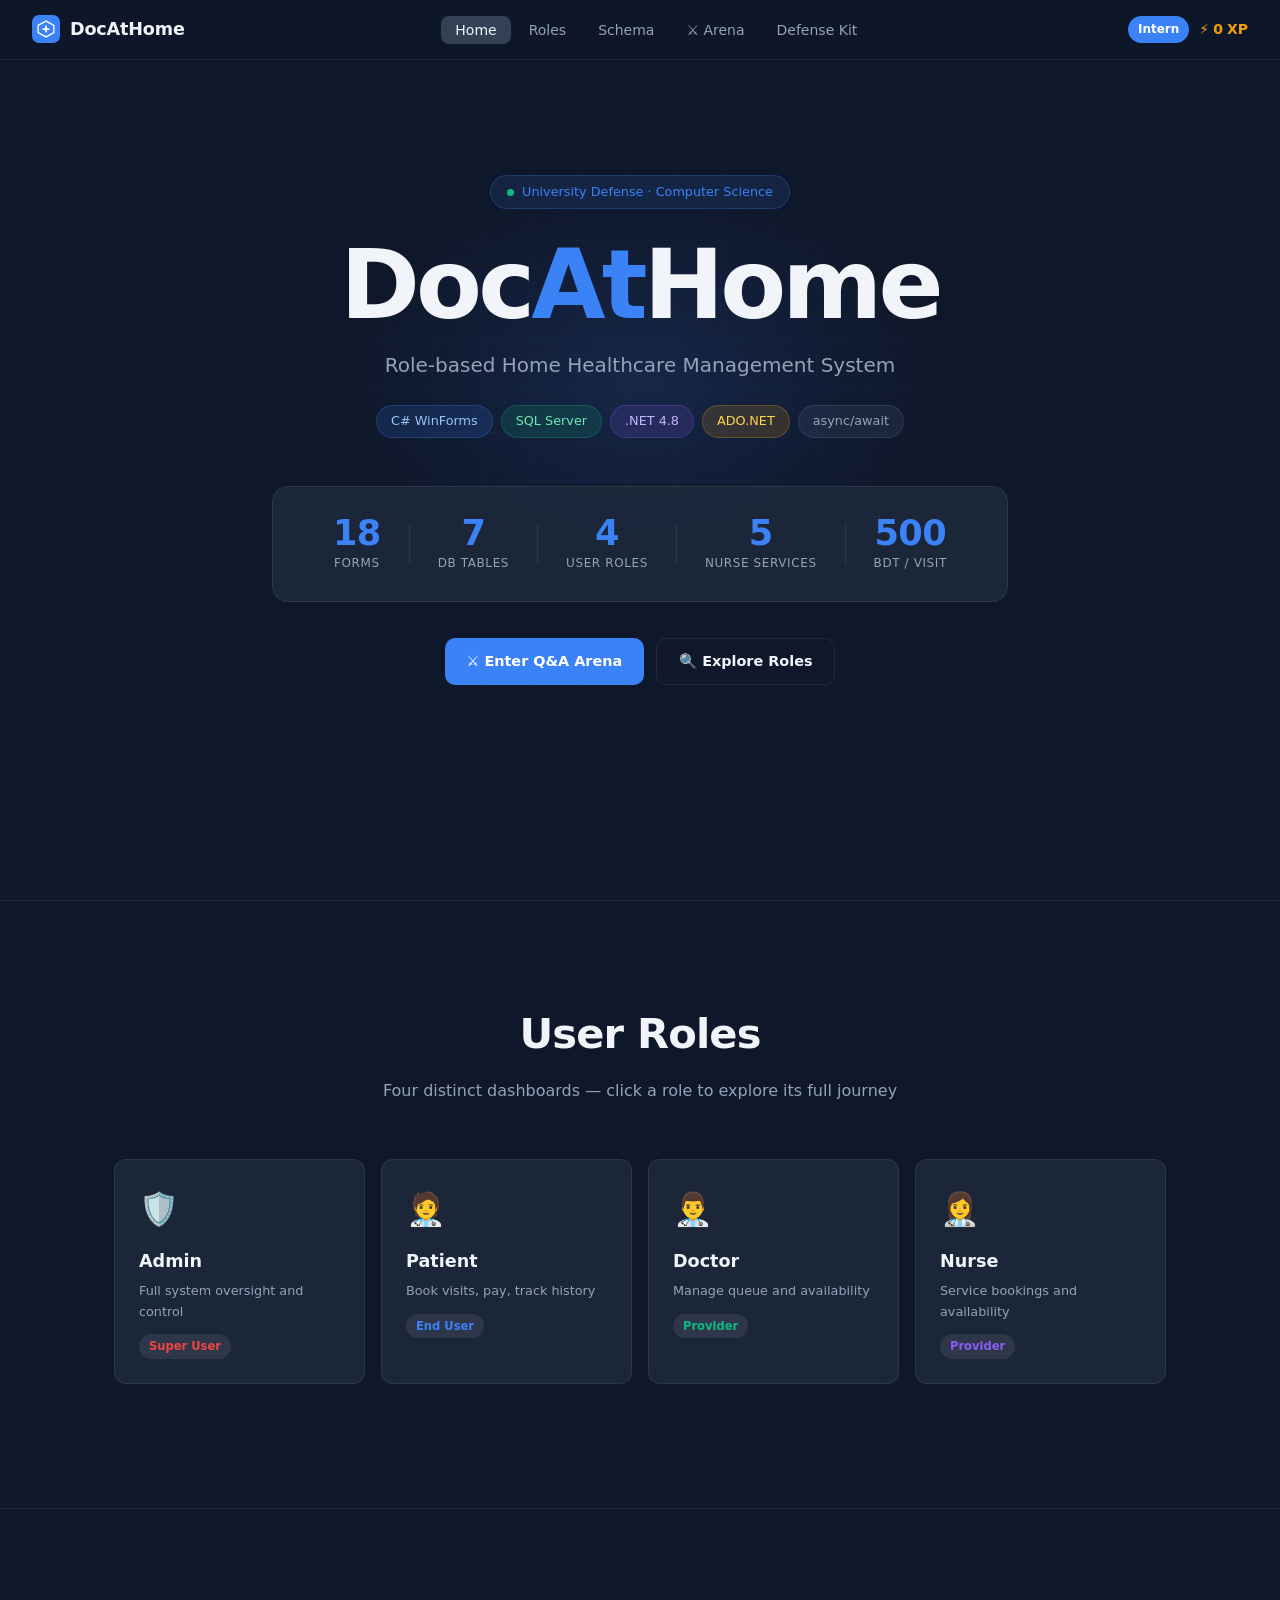
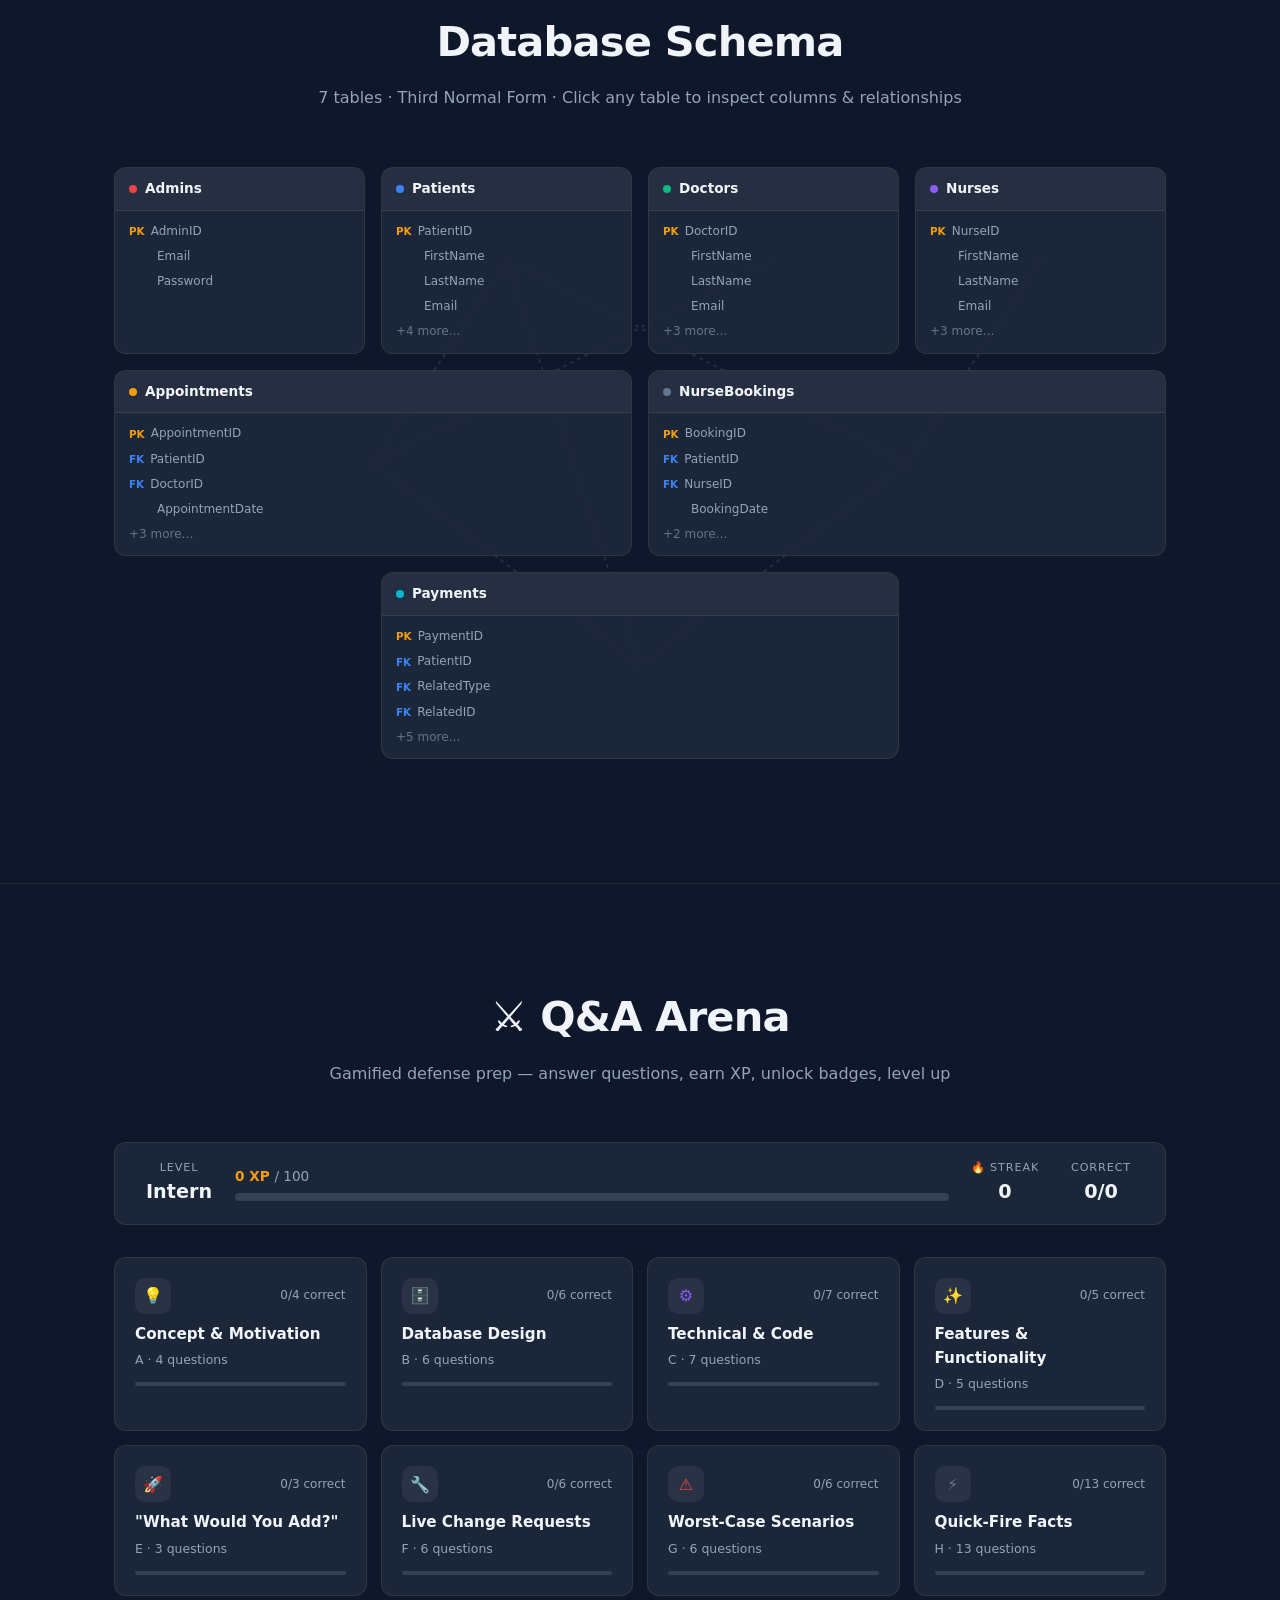
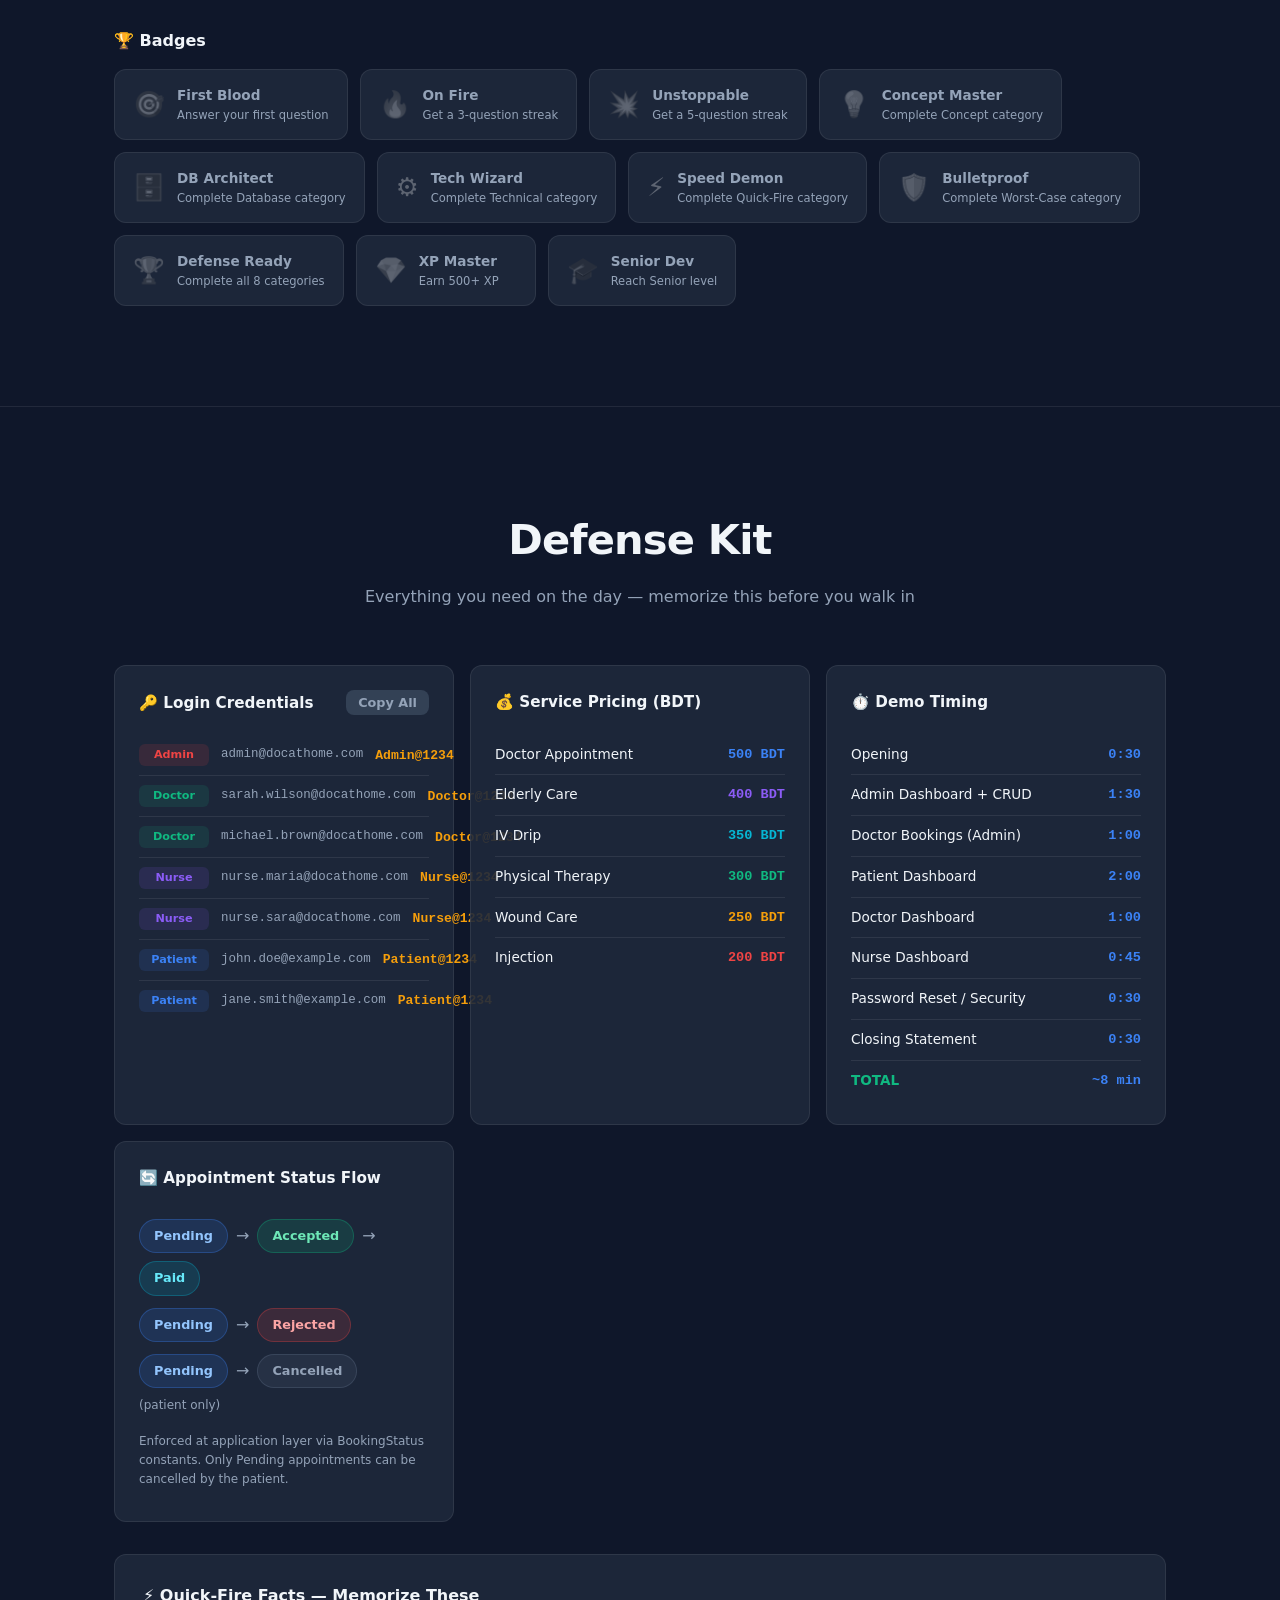
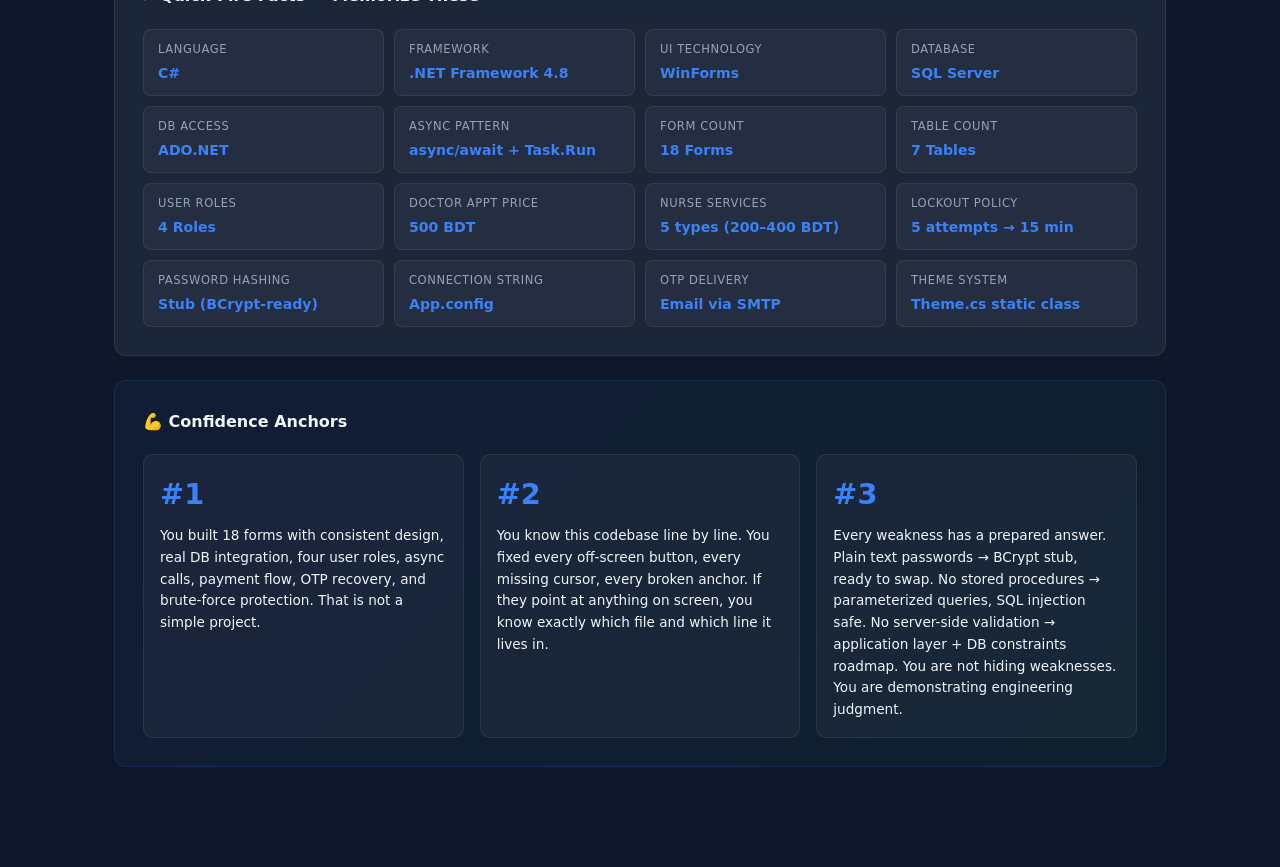
<file: defense-site/index.html>
<!DOCTYPE html>
<html lang="en">
<head>
<meta charset="UTF-8">
<meta name="viewport" content="width=device-width, initial-scale=1.0">
<title>DocAtHome — Interactive Defense Portal</title>
<link rel="stylesheet" href="style.css">
</head>
<body>

<!-- NAVBAR -->
<nav class="navbar" id="navbar">
  <div class="nav-brand">
    <div class="brand-icon">
      <svg viewBox="0 0 32 32" width="28" height="28" fill="none">
        <rect width="32" height="32" rx="8" fill="#3b82f6"/>
        <path d="M16 7 L25 12 L25 20 L16 25 L7 20 L7 12Z" stroke="white" stroke-width="1.5" fill="none"/>
        <path d="M13 16h6M16 13v6" stroke="white" stroke-width="2" stroke-linecap="round"/>
      </svg>
    </div>
    <span class="brand-name">DocAtHome</span>
  </div>
  <ul class="nav-links">
    <li><a href="#hero"      class="nav-link active">Home</a></li>
    <li><a href="#roles"     class="nav-link">Roles</a></li>
    <li><a href="#schema"    class="nav-link">Schema</a></li>
    <li><a href="#arena"     class="nav-link">⚔️ Arena</a></li>
    <li><a href="#defensekit" class="nav-link">Defense Kit</a></li>
  </ul>
  <div class="nav-player">
    <div class="player-badge" id="nav-level">Intern</div>
    <div class="player-xp"><span>⚡</span><span id="nav-xp">0</span> XP</div>
  </div>
</nav>

<!-- ═══════════════════════════════════════ HERO -->
<section class="section" id="hero">
  <div class="hero-grid-bg"></div>
  <div class="hero-glow"></div>
  <div class="container hero-container">
    <div class="hero-badge-pill"><span class="pulse-dot"></span>University Defense · Computer Science</div>
    <h1 class="hero-title">
      <span class="t-white">Doc</span><span class="t-blue">At</span><span class="t-white">Home</span>
    </h1>
    <p class="hero-sub">Role-based Home Healthcare Management System</p>
    <div class="pill-row">
      <span class="pill blue">C# WinForms</span>
      <span class="pill green">SQL Server</span>
      <span class="pill purple">.NET 4.8</span>
      <span class="pill amber">ADO.NET</span>
      <span class="pill slate">async/await</span>
    </div>
    <div class="stats-row" id="hero-stats">
      <div class="stat"><div class="stat-num" data-count="18">0</div><div class="stat-lbl">Forms</div></div>
      <div class="stat-div"></div>
      <div class="stat"><div class="stat-num" data-count="7">0</div><div class="stat-lbl">DB Tables</div></div>
      <div class="stat-div"></div>
      <div class="stat"><div class="stat-num" data-count="4">0</div><div class="stat-lbl">User Roles</div></div>
      <div class="stat-div"></div>
      <div class="stat"><div class="stat-num" data-count="5">0</div><div class="stat-lbl">Nurse Services</div></div>
      <div class="stat-div"></div>
      <div class="stat"><div class="stat-num" data-count="500">0</div><div class="stat-lbl">BDT / Visit</div></div>
    </div>
    <div class="hero-cta">
      <a href="#arena" class="btn btn-primary">⚔️ Enter Q&A Arena</a>
      <a href="#roles" class="btn btn-ghost">🔍 Explore Roles</a>
    </div>
  </div>
</section>

<!-- ═══════════════════════════════════════ ROLES -->
<section class="section" id="roles">
  <div class="container">
    <div class="sec-header">
      <h2 class="sec-title">User Roles</h2>
      <p class="sec-sub">Four distinct dashboards — click a role to explore its full journey</p>
    </div>
    <div class="roles-grid" id="roles-grid"></div>
    <div class="role-detail hidden" id="role-detail"></div>
  </div>
</section>

<!-- ═══════════════════════════════════════ SCHEMA -->
<section class="section" id="schema">
  <div class="container">
    <div class="sec-header">
      <h2 class="sec-title">Database Schema</h2>
      <p class="sec-sub">7 tables · Third Normal Form · Click any table to inspect columns & relationships</p>
    </div>
    <div class="schema-wrap">
      <div class="schema-diagram" id="schema-diagram"></div>
      <svg class="schema-svg" id="schema-svg"></svg>
    </div>
    <div class="schema-detail hidden" id="schema-detail"></div>
  </div>
</section>

<!-- ═══════════════════════════════════════ ARENA -->
<section class="section" id="arena">
  <div class="container">
    <div class="sec-header">
      <h2 class="sec-title">⚔️ Q&A Arena</h2>
      <p class="sec-sub">Gamified defense prep — answer questions, earn XP, unlock badges, level up</p>
    </div>

    <!-- HUD -->
    <div class="hud">
      <div class="hud-item">
        <div class="hud-lbl">Level</div>
        <div class="hud-val" id="hud-level">Intern</div>
      </div>
      <div class="hud-xp-wrap">
        <div class="hud-xp-txt"><span id="hud-xp">0</span> XP <span class="hud-next">/ <span id="hud-next">100</span></span></div>
        <div class="xp-track"><div class="xp-fill" id="xp-fill"></div></div>
      </div>
      <div class="hud-item">
        <div class="hud-lbl">🔥 Streak</div>
        <div class="hud-val" id="hud-streak">0</div>
      </div>
      <div class="hud-item">
        <div class="hud-lbl">Correct</div>
        <div class="hud-val" id="hud-correct">0/0</div>
      </div>
    </div>

    <!-- Category grid -->
    <div class="cat-grid" id="cat-grid"></div>

    <!-- Game panel (hidden until category selected) -->
    <div class="game-panel hidden" id="game-panel">
      <div class="gp-header">
        <button class="btn-back" id="btn-back">← Categories</button>
        <span class="gp-cat-label" id="gp-cat-label"></span>
        <span class="gp-progress" id="gp-progress">1 / 5</span>
      </div>
      <div class="gp-prog-bar"><div class="gp-prog-fill" id="gp-prog-fill"></div></div>
      <div class="mode-tabs" id="mode-tabs">
        <button class="mode-tab active" data-mode="study">📖 Study</button>
        <button class="mode-tab" data-mode="quiz">🎯 Quiz</button>
        <button class="mode-tab" data-mode="speed">⚡ Speed</button>
      </div>
      <div class="q-area" id="q-area"></div>
      <div class="gp-nav">
        <button class="btn btn-ghost" id="btn-prev">← Prev</button>
        <div class="q-dots" id="q-dots"></div>
        <button class="btn btn-primary" id="btn-next">Next →</button>
      </div>
    </div>

    <!-- Badges -->
    <div class="badges-wrap">
      <h3 class="badges-title">🏆 Badges</h3>
      <div class="badges-grid" id="badges-grid"></div>
    </div>
  </div>
</section>

<!-- ═══════════════════════════════════════ DEFENSE KIT -->
<section class="section" id="defensekit">
  <div class="container">
    <div class="sec-header">
      <h2 class="sec-title">Defense Kit</h2>
      <p class="sec-sub">Everything you need on the day — memorize this before you walk in</p>
    </div>
    <div class="kit-grid">
      <div class="kit-card" id="kit-creds">
        <div class="kit-head"><h3>🔑 Login Credentials</h3><button class="btn-sm" onclick="copyCreds()">Copy All</button></div>
        <div id="creds-body"></div>
      </div>
      <div class="kit-card" id="kit-pricing">
        <div class="kit-head"><h3>💰 Service Pricing (BDT)</h3></div>
        <div id="pricing-body"></div>
      </div>
      <div class="kit-card" id="kit-timing">
        <div class="kit-head"><h3>⏱️ Demo Timing</h3></div>
        <div id="timing-body"></div>
      </div>
      <div class="kit-card" id="kit-flow">
        <div class="kit-head"><h3>🔄 Appointment Status Flow</h3></div>
        <div id="flow-body"></div>
      </div>
    </div>
    <div class="quickfire-wrap">
      <h3 class="qf-title">⚡ Quick-Fire Facts — Memorize These</h3>
      <div class="qf-grid" id="qf-grid"></div>
    </div>
    <div class="confidence-wrap">
      <h3 class="conf-title">💪 Confidence Anchors</h3>
      <div class="conf-grid" id="conf-grid"></div>
    </div>
  </div>
</section>

<!-- Toast container -->
<div id="toast-wrap"></div>
<!-- Confetti -->
<canvas id="confetti-canvas"></canvas>

<script src="app.js"></script>
</body>
</html>
</file>
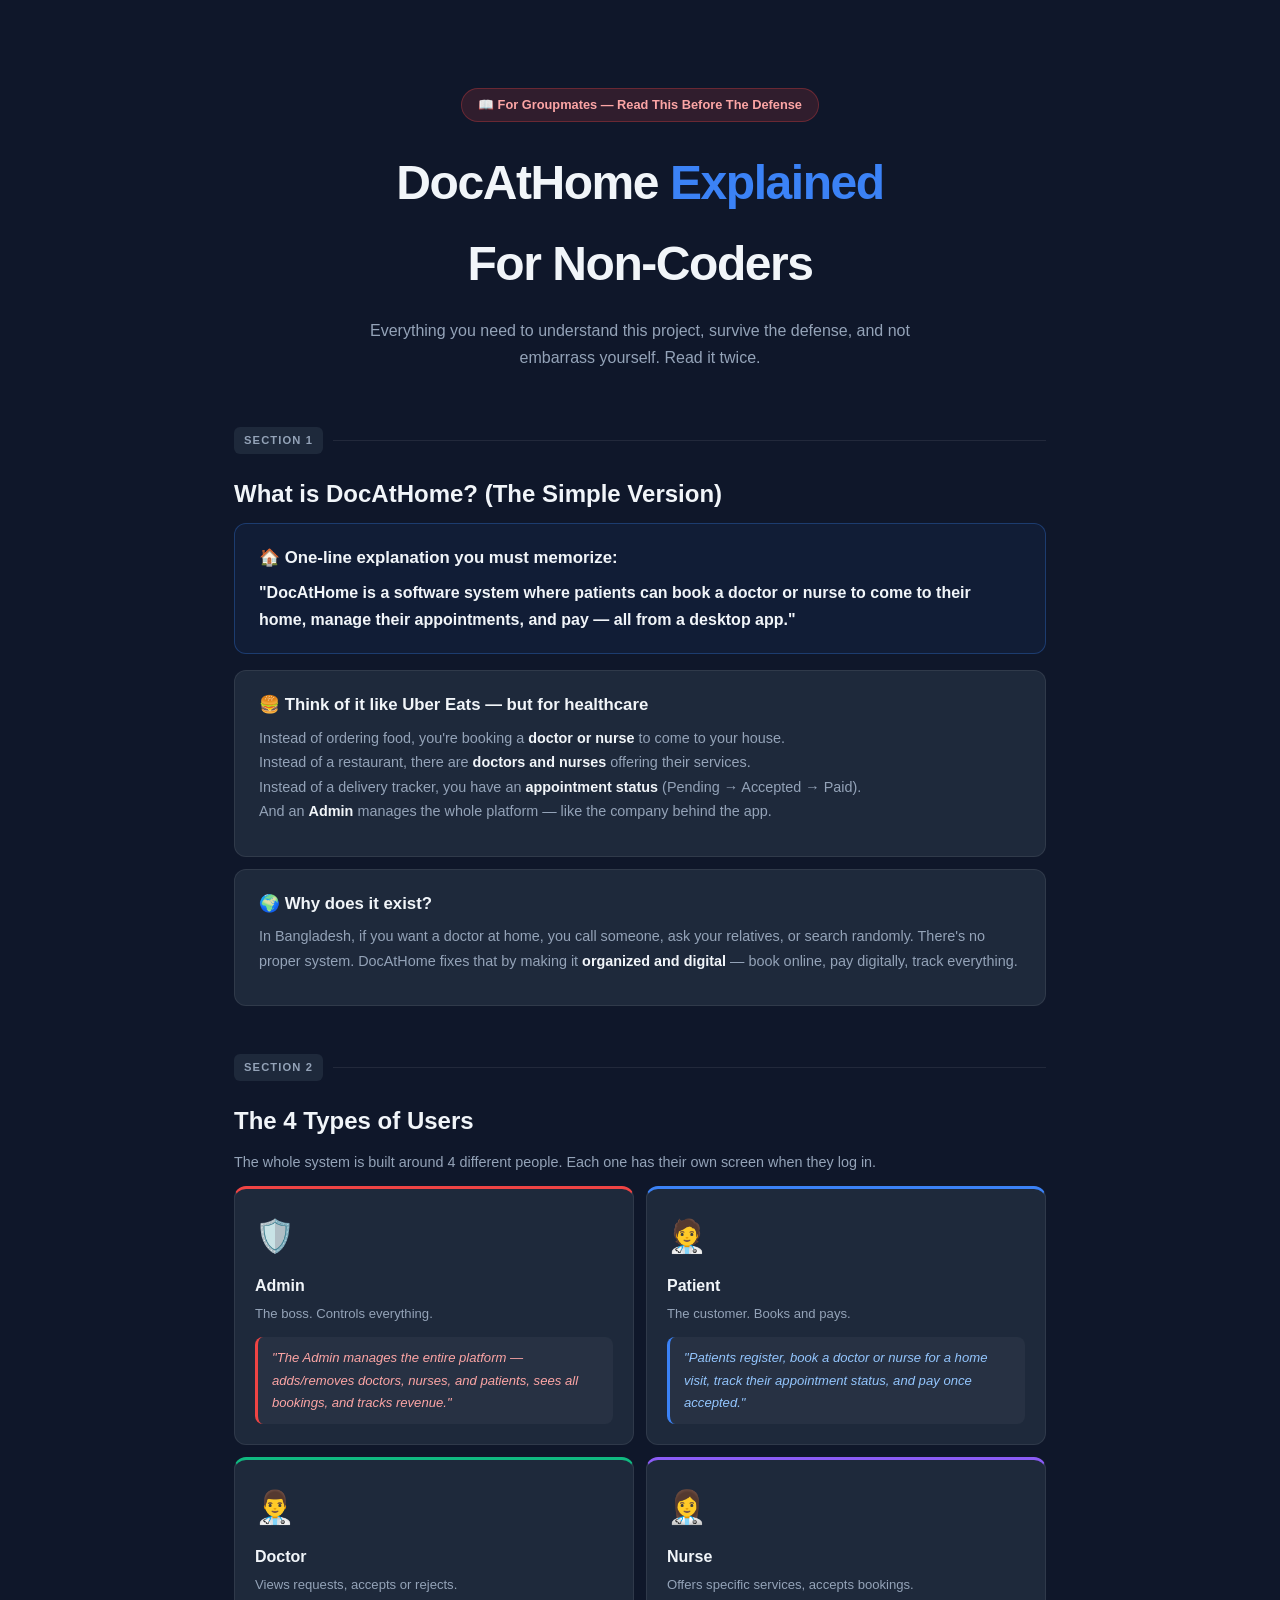
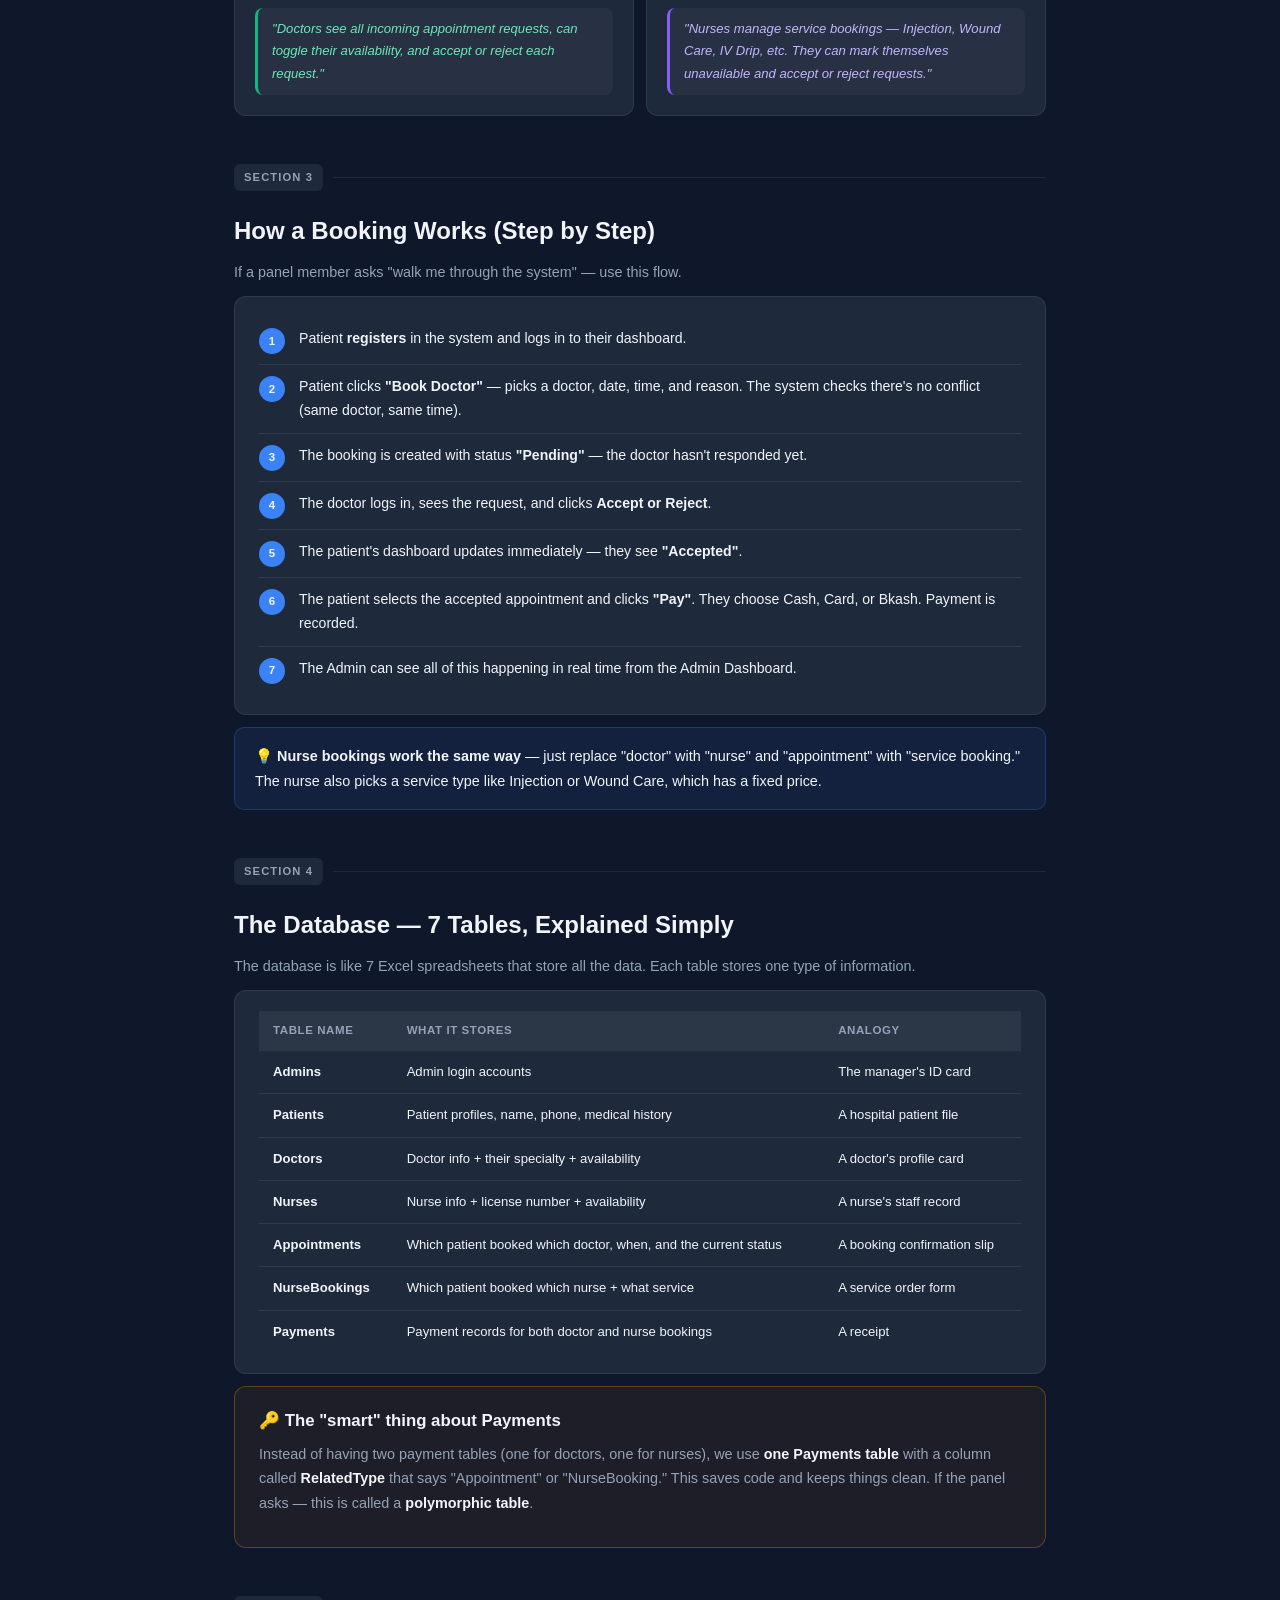
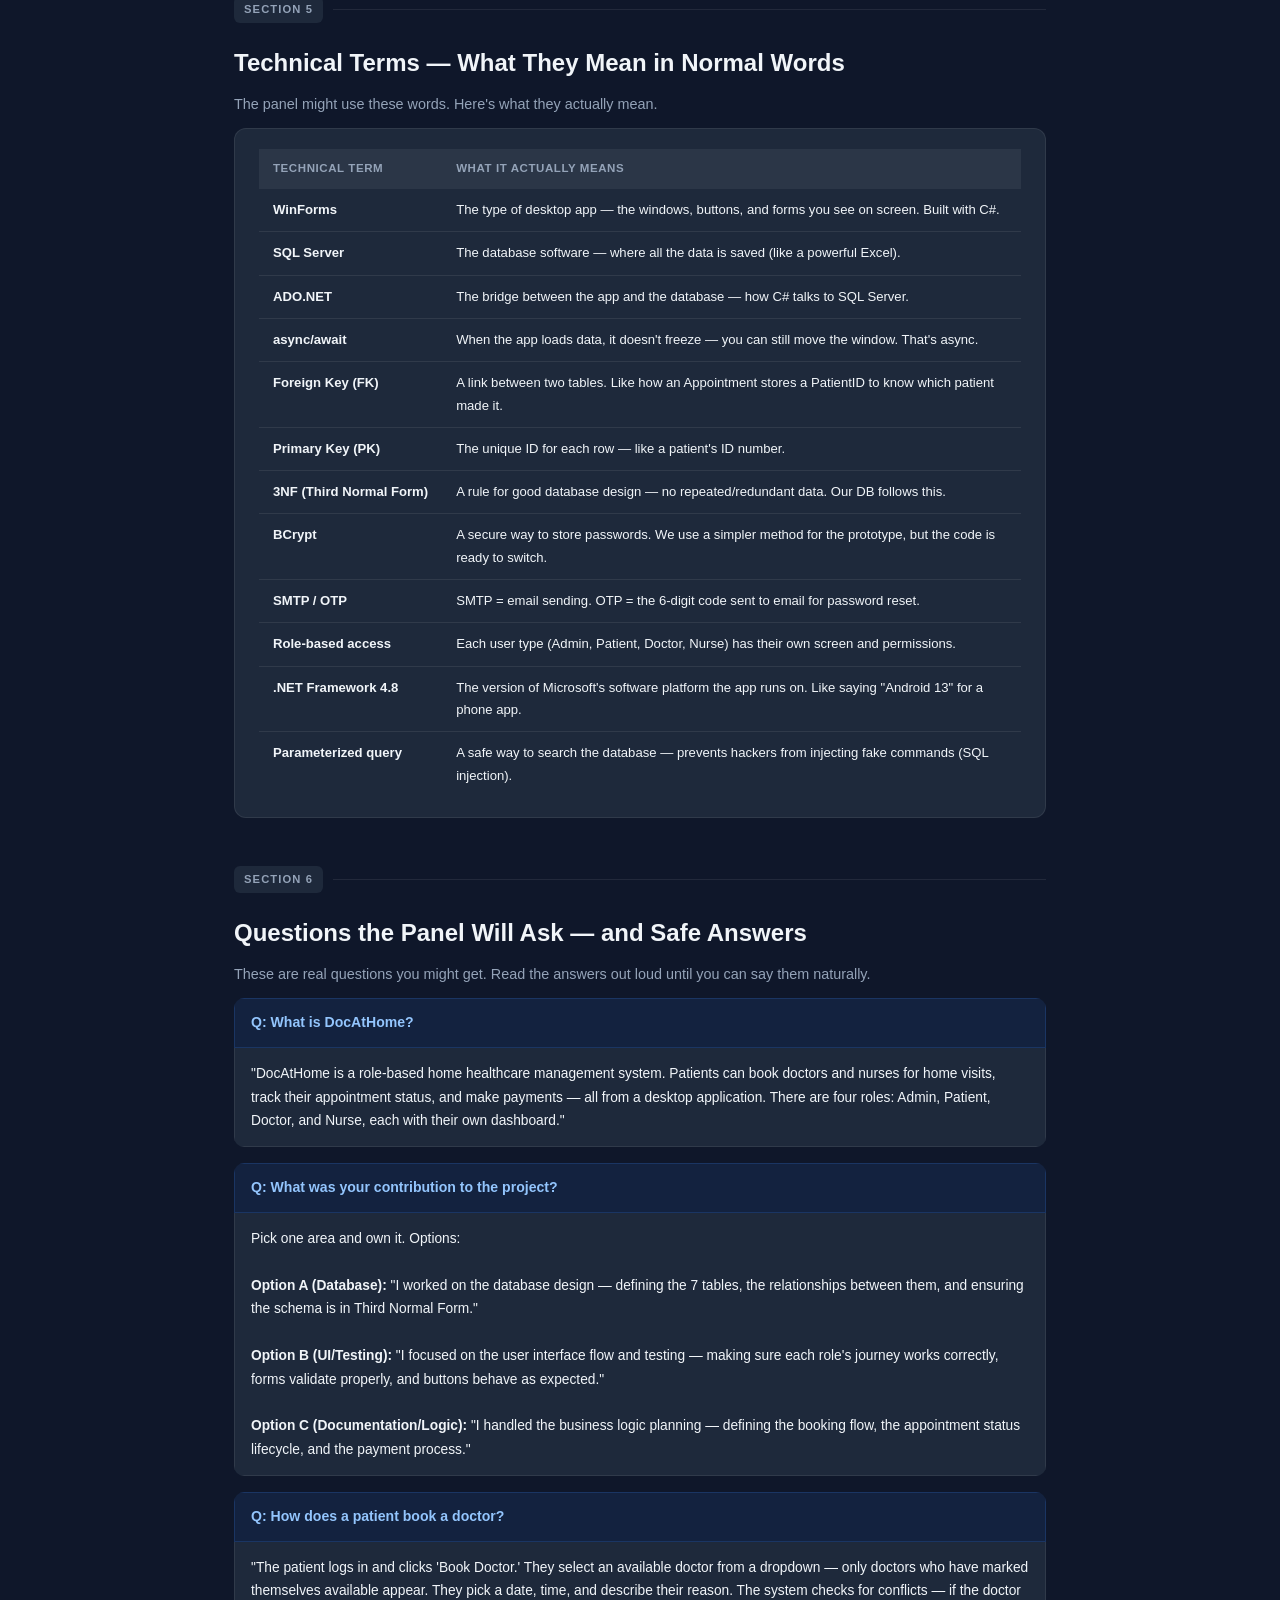
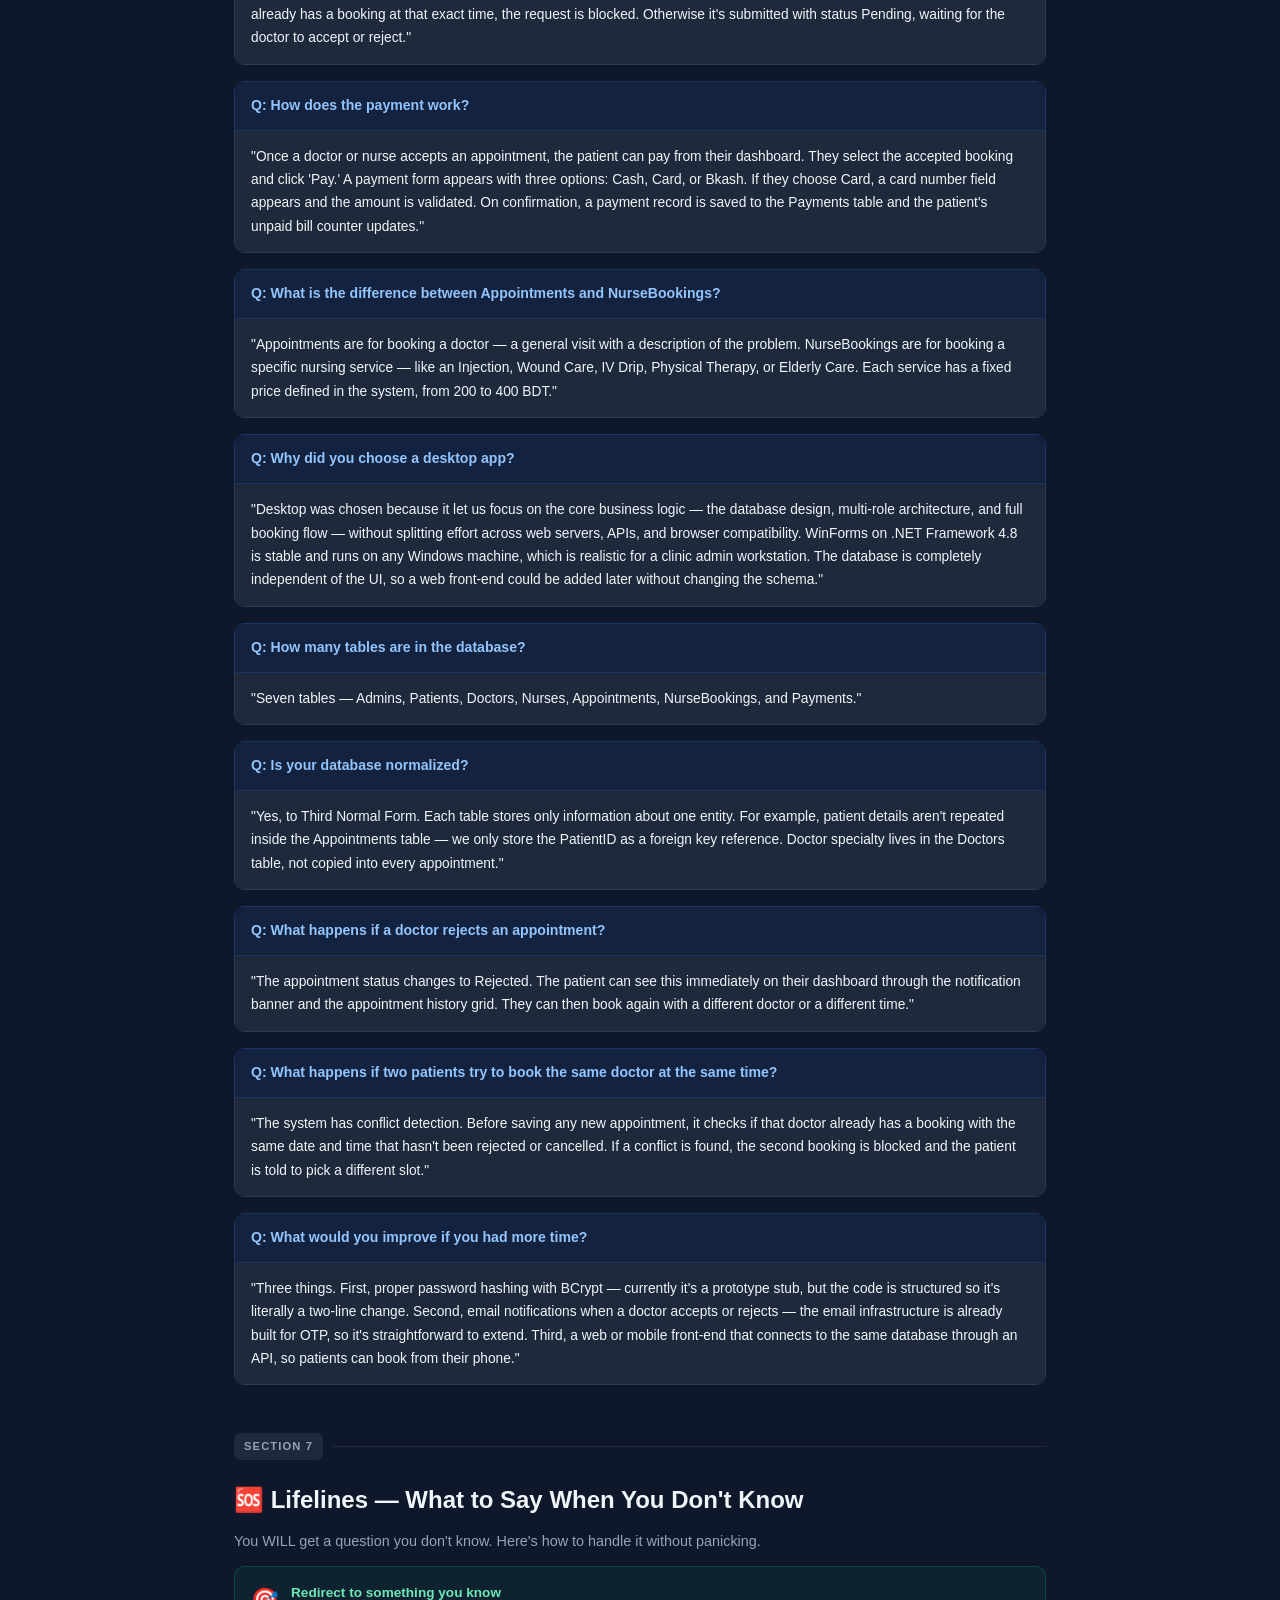
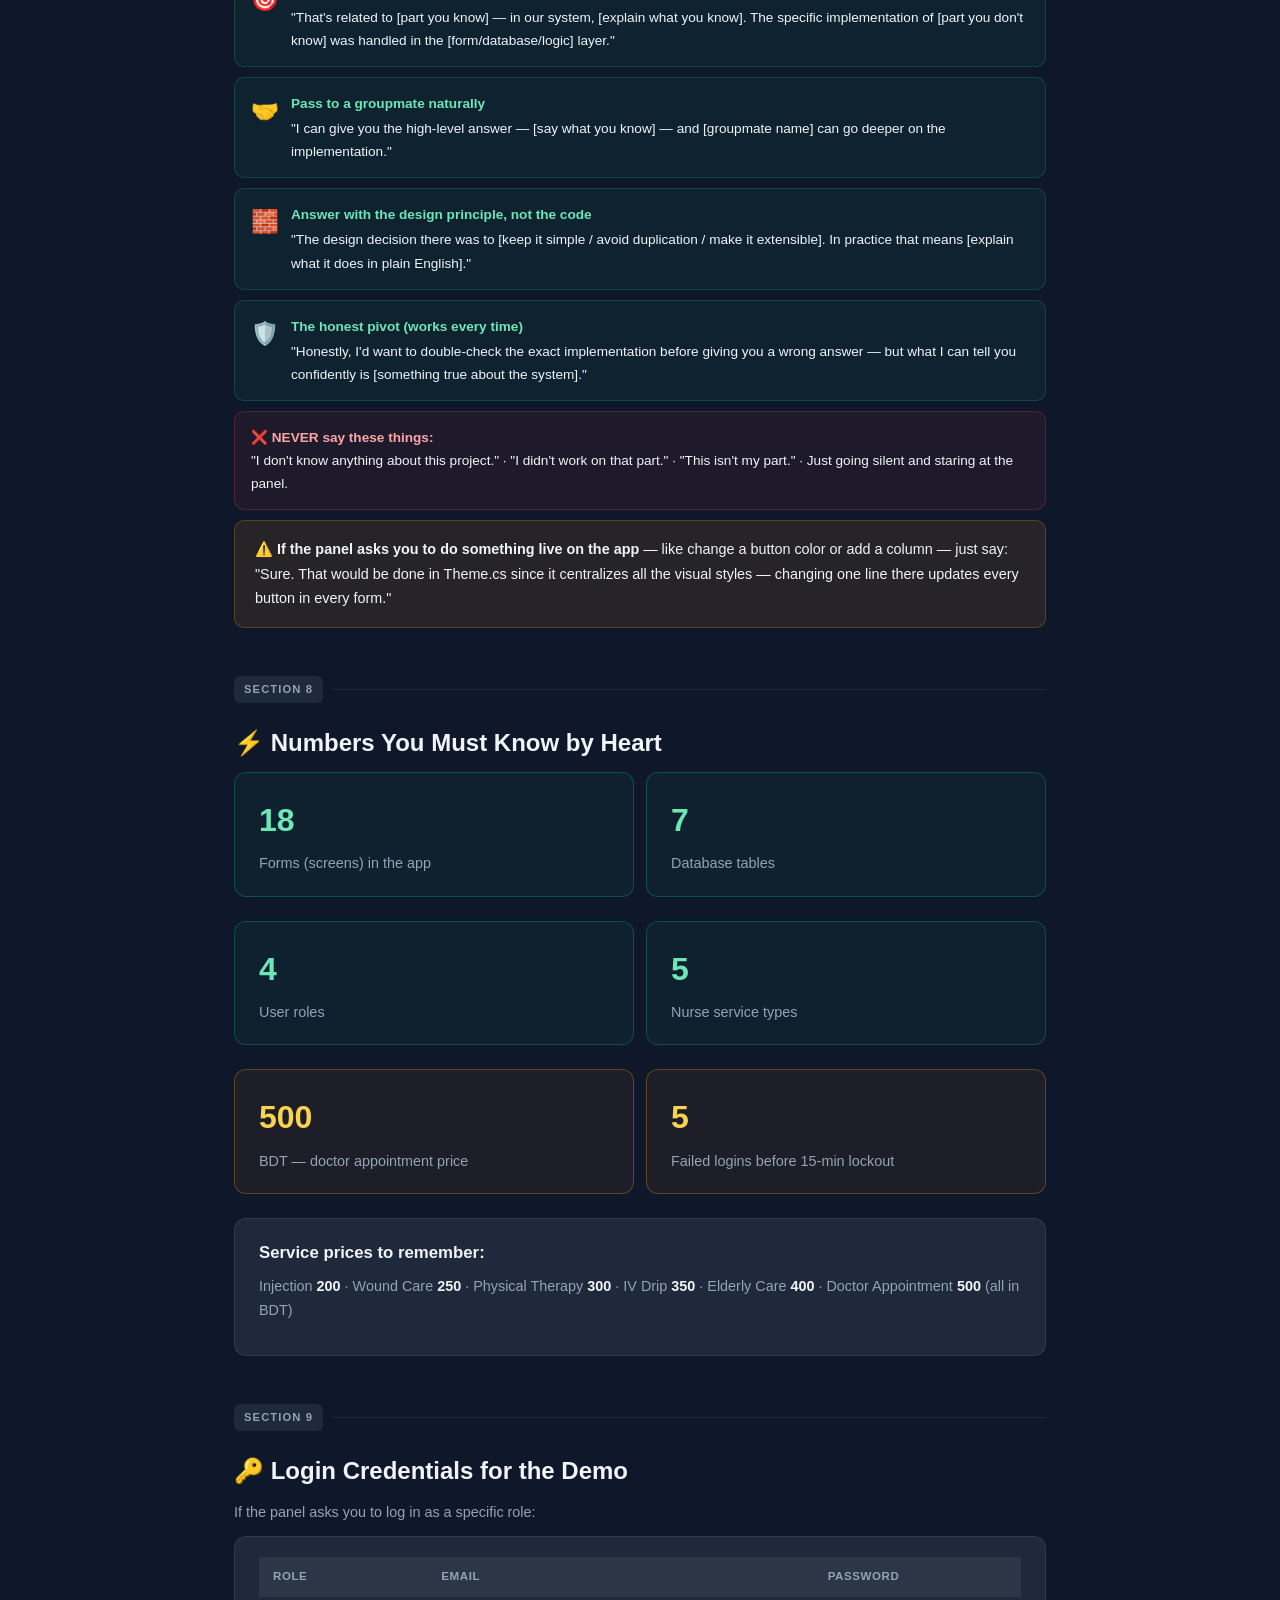
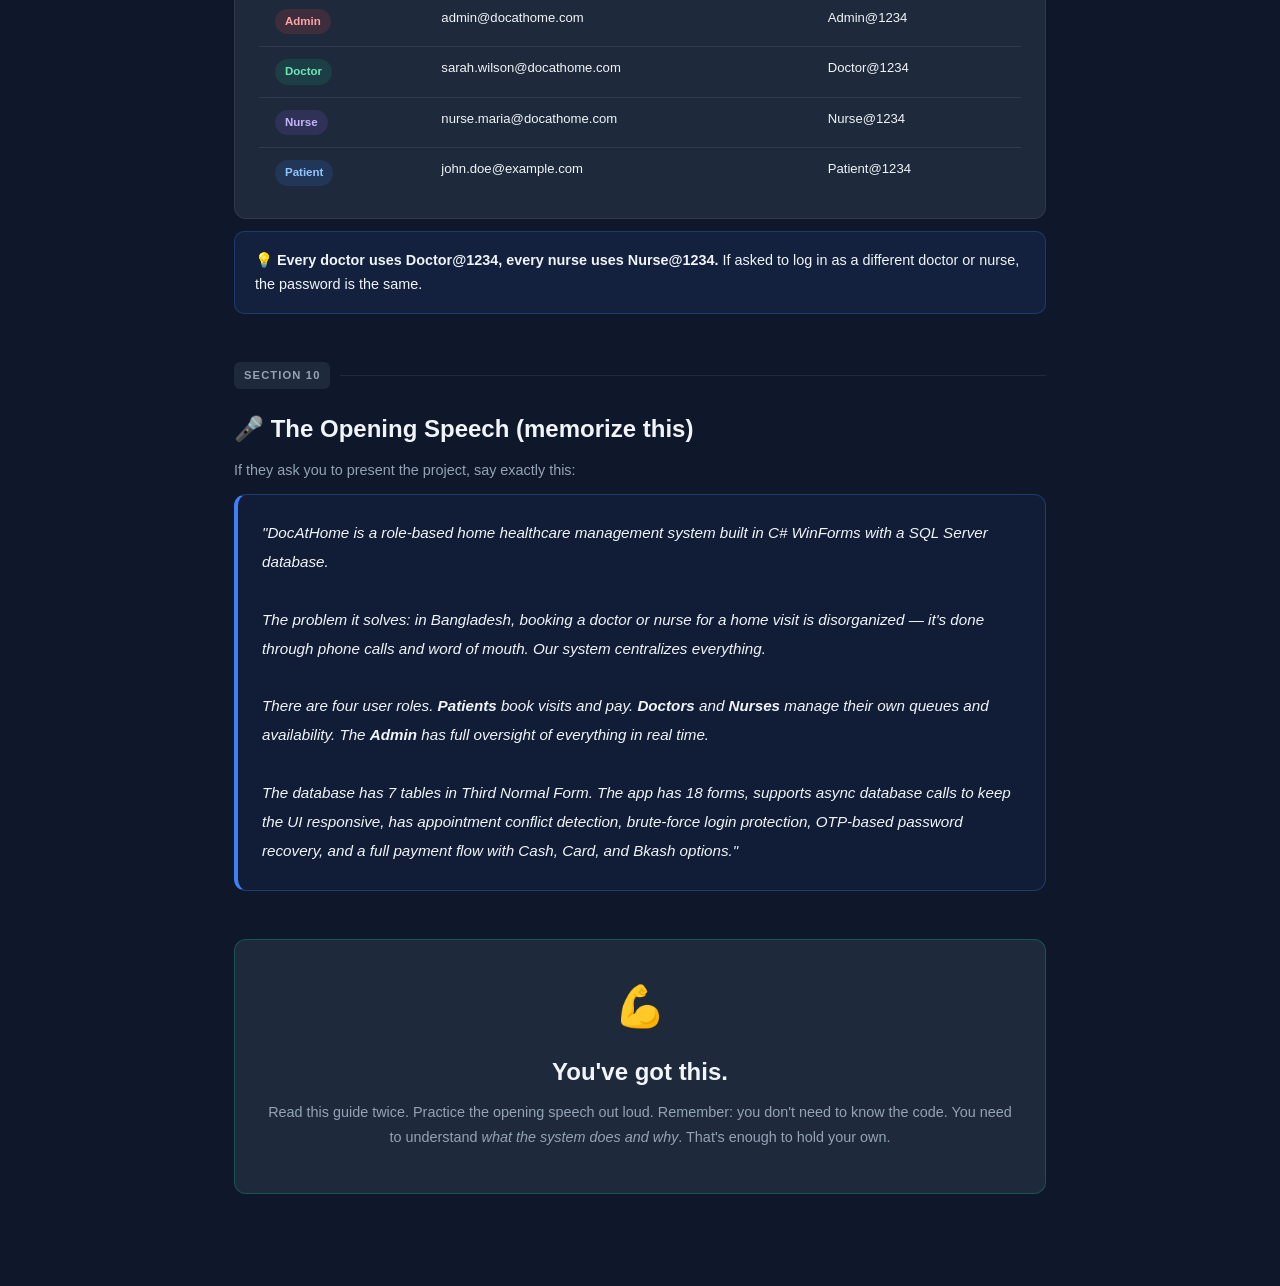
<file: defense-site/dummies.html>
<!DOCTYPE html>
<html lang="en">
<head>
<meta charset="UTF-8">
<meta name="viewport" content="width=device-width, initial-scale=1.0">
<title>DocAtHome — For Dummies Guide</title>
<style>
*, *::before, *::after { box-sizing: border-box; margin: 0; padding: 0; }
:root {
  --navy: #0f172a; --navy1: #1e293b; --navy2: #334155;
  --blue: #3b82f6; --green: #10b981; --amber: #f59e0b;
  --red: #ef4444; --purple: #8b5cf6;
  --text: #f1f5f9; --muted: #94a3b8; --border: rgba(255,255,255,0.08);
}
body { font-family: -apple-system, BlinkMacSystemFont, 'Segoe UI', sans-serif; background: var(--navy); color: var(--text); line-height: 1.7; }
.container { max-width: 860px; margin: 0 auto; padding: 40px 24px 80px; }

/* Header */
.hero { text-align: center; padding: 48px 0 56px; }
.hero-tag { display: inline-block; background: rgba(239,68,68,0.15); border: 1px solid rgba(239,68,68,0.3); color: #fca5a5; padding: 5px 16px; border-radius: 100px; font-size: .8rem; font-weight: 600; margin-bottom: 20px; }
.hero h1 { font-size: clamp(2rem, 5vw, 3rem); font-weight: 900; letter-spacing: -.03em; margin-bottom: 12px; }
.hero h1 span { color: var(--blue); }
.hero p { color: var(--muted); font-size: 1rem; max-width: 540px; margin: 0 auto; }

/* Sections */
.section { margin-bottom: 48px; }
.section-label {
  display: flex; align-items: center; gap: 10px;
  font-size: .7rem; font-weight: 700; text-transform: uppercase; letter-spacing: .1em;
  color: var(--muted); margin-bottom: 20px;
}
.section-label::after { content:''; flex:1; height:1px; background: var(--border); }
.section-label span { background: var(--navy1); padding: 4px 10px; border-radius: 6px; }

h2 { font-size: 1.5rem; font-weight: 800; margin-bottom: 8px; }
h3 { font-size: 1.05rem; font-weight: 700; margin-bottom: 6px; }
p  { font-size: .9rem; color: var(--muted); margin-bottom: 12px; }
strong { color: var(--text); }

/* Cards */
.card { background: var(--navy1); border: 1px solid var(--border); border-radius: 12px; padding: 20px 24px; margin-bottom: 12px; }
.card.highlight { border-color: rgba(59,130,246,.3); background: rgba(59,130,246,.06); }
.card.green  { border-color: rgba(16,185,129,.3); background: rgba(16,185,129,.06); }
.card.amber  { border-color: rgba(245,158,11,.3); background: rgba(245,158,11,.06); }
.card.red    { border-color: rgba(239,68,68,.3); background: rgba(239,68,68,.06); }
.card.purple { border-color: rgba(139,92,246,.3); background: rgba(139,92,246,.06); }

.grid2 { display: grid; grid-template-columns: 1fr 1fr; gap: 12px; }
@media(max-width:600px) { .grid2 { grid-template-columns: 1fr; } }

/* Role cards */
.role-card { border-radius: 12px; padding: 20px; border: 1px solid var(--border); background: var(--navy1); }
.role-icon { font-size: 2rem; margin-bottom: 8px; }
.role-name { font-size: 1rem; font-weight: 800; margin-bottom: 4px; }
.role-one  { font-size: .82rem; color: var(--muted); margin-bottom: 12px; }
.role-say  { background: rgba(255,255,255,.04); border-radius: 8px; padding: 10px 14px; font-size: .82rem; font-style: italic; border-left: 3px solid; }

/* QA block */
.qa { margin-bottom: 16px; border-radius: 10px; overflow: hidden; }
.qa-q { background: rgba(59,130,246,.1); border: 1px solid rgba(59,130,246,.2); padding: 12px 16px; font-size: .88rem; font-weight: 700; color: #93c5fd; }
.qa-a { background: var(--navy1); border: 1px solid var(--border); border-top: none; padding: 14px 16px; font-size: .86rem; color: var(--text); }

/* Pill */
.pill { display: inline-block; padding: 3px 10px; border-radius: 100px; font-size: .72rem; font-weight: 600; margin: 2px; }
.pill-blue   { background: rgba(59,130,246,.15); color: #93c5fd; }
.pill-green  { background: rgba(16,185,129,.15); color: #6ee7b7; }
.pill-amber  { background: rgba(245,158,11,.15); color: #fcd34d; }
.pill-red    { background: rgba(239,68,68,.15);  color: #fca5a5; }
.pill-purple { background: rgba(139,92,246,.15); color: #c4b5fd; }

/* Lifeline */
.lifeline { display: flex; gap: 12px; align-items: flex-start; padding: 14px 16px; background: rgba(16,185,129,.07); border: 1px solid rgba(16,185,129,.25); border-radius: 10px; margin-bottom: 10px; }
.lifeline-icon { font-size: 1.4rem; flex-shrink: 0; }
.lifeline-text { font-size: .85rem; }
.lifeline-text strong { color: #6ee7b7; display: block; margin-bottom: 2px; }

/* Danger */
.danger { background: rgba(239,68,68,.07); border: 1px solid rgba(239,68,68,.25); border-radius: 10px; padding: 14px 16px; margin-bottom: 10px; font-size: .85rem; }
.danger strong { color: #fca5a5; }

/* Table simple */
.simple-table { width: 100%; border-collapse: collapse; font-size: .82rem; }
.simple-table th { background: rgba(255,255,255,.06); padding: 10px 14px; text-align: left; font-size: .72rem; text-transform: uppercase; letter-spacing: .05em; color: var(--muted); }
.simple-table td { padding: 10px 14px; border-bottom: 1px solid var(--border); vertical-align: top; }
.simple-table tr:last-child td { border-bottom: none; }
.simple-table td:first-child { font-weight: 700; color: var(--text); white-space: nowrap; }

/* Alert box */
.alert { border-radius: 10px; padding: 16px 20px; margin-bottom: 16px; }
.alert-blue { background: rgba(59,130,246,.1); border: 1px solid rgba(59,130,246,.25); }
.alert-amber { background: rgba(245,158,11,.1); border: 1px solid rgba(245,158,11,.25); }
.alert p { margin: 0; color: var(--text); }

/* Number steps */
.steps { list-style: none; }
.steps li { display: flex; gap: 14px; padding: 10px 0; border-bottom: 1px solid var(--border); font-size: .88rem; }
.steps li:last-child { border-bottom: none; }
.step-n { width: 26px; height: 26px; border-radius: 50%; background: var(--blue); display: flex; align-items: center; justify-content: center; font-size: .72rem; font-weight: 800; flex-shrink: 0; margin-top: 1px; }
</style>
</head>
<body>
<div class="container">

<!-- HEADER -->
<div class="hero">
  <div class="hero-tag">📖 For Groupmates — Read This Before The Defense</div>
  <h1>DocAtHome <span>Explained</span><br>For Non-Coders</h1>
  <p>Everything you need to understand this project, survive the defense, and not embarrass yourself. Read it twice.</p>
</div>

<!-- ═══ SECTION 1: WHAT IS THIS PROJECT -->
<div class="section">
  <div class="section-label"><span>Section 1</span></div>
  <h2>What is DocAtHome? (The Simple Version)</h2>

  <div class="card highlight" style="margin-bottom:16px">
    <h3>🏠 One-line explanation you must memorize:</h3>
    <p style="color:var(--text);font-size:1rem;margin:0"><strong>"DocAtHome is a software system where patients can book a doctor or nurse to come to their home, manage their appointments, and pay — all from a desktop app."</strong></p>
  </div>

  <div class="card">
    <h3>🍔 Think of it like Uber Eats — but for healthcare</h3>
    <p>Instead of ordering food, you're booking a <strong>doctor or nurse</strong> to come to your house.<br>
    Instead of a restaurant, there are <strong>doctors and nurses</strong> offering their services.<br>
    Instead of a delivery tracker, you have an <strong>appointment status</strong> (Pending → Accepted → Paid).<br>
    And an <strong>Admin</strong> manages the whole platform — like the company behind the app.</p>
  </div>

  <div class="card">
    <h3>🌍 Why does it exist?</h3>
    <p>In Bangladesh, if you want a doctor at home, you call someone, ask your relatives, or search randomly. There's no proper system. DocAtHome fixes that by making it <strong>organized and digital</strong> — book online, pay digitally, track everything.</p>
  </div>
</div>

<!-- ═══ SECTION 2: THE 4 ROLES -->
<div class="section">
  <div class="section-label"><span>Section 2</span></div>
  <h2>The 4 Types of Users</h2>
  <p>The whole system is built around 4 different people. Each one has their own screen when they log in.</p>

  <div class="grid2">
    <div class="role-card" style="border-top: 3px solid #ef4444">
      <div class="role-icon">🛡️</div>
      <div class="role-name">Admin</div>
      <div class="role-one">The boss. Controls everything.</div>
      <div class="role-say" style="border-color:#ef4444;color:#fca5a5">
        "The Admin manages the entire platform — adds/removes doctors, nurses, and patients, sees all bookings, and tracks revenue."
      </div>
    </div>
    <div class="role-card" style="border-top: 3px solid #3b82f6">
      <div class="role-icon">🧑‍⚕️</div>
      <div class="role-name">Patient</div>
      <div class="role-one">The customer. Books and pays.</div>
      <div class="role-say" style="border-color:#3b82f6;color:#93c5fd">
        "Patients register, book a doctor or nurse for a home visit, track their appointment status, and pay once accepted."
      </div>
    </div>
    <div class="role-card" style="border-top: 3px solid #10b981">
      <div class="role-icon">👨‍⚕️</div>
      <div class="role-name">Doctor</div>
      <div class="role-one">Views requests, accepts or rejects.</div>
      <div class="role-say" style="border-color:#10b981;color:#6ee7b7">
        "Doctors see all incoming appointment requests, can toggle their availability, and accept or reject each request."
      </div>
    </div>
    <div class="role-card" style="border-top: 3px solid #8b5cf6">
      <div class="role-icon">👩‍⚕️</div>
      <div class="role-name">Nurse</div>
      <div class="role-one">Offers specific services, accepts bookings.</div>
      <div class="role-say" style="border-color:#8b5cf6;color:#c4b5fd">
        "Nurses manage service bookings — Injection, Wound Care, IV Drip, etc. They can mark themselves unavailable and accept or reject requests."
      </div>
    </div>
  </div>
</div>

<!-- ═══ SECTION 3: HOW IT WORKS (THE FLOW) -->
<div class="section">
  <div class="section-label"><span>Section 3</span></div>
  <h2>How a Booking Works (Step by Step)</h2>
  <p>If a panel member asks "walk me through the system" — use this flow.</p>

  <div class="card">
    <ul class="steps">
      <li><div class="step-n">1</div><div>Patient <strong>registers</strong> in the system and logs in to their dashboard.</div></li>
      <li><div class="step-n">2</div><div>Patient clicks <strong>"Book Doctor"</strong> — picks a doctor, date, time, and reason. The system checks there's no conflict (same doctor, same time).</div></li>
      <li><div class="step-n">3</div><div>The booking is created with status <strong>"Pending"</strong> — the doctor hasn't responded yet.</div></li>
      <li><div class="step-n">4</div><div>The doctor logs in, sees the request, and clicks <strong>Accept or Reject</strong>.</div></li>
      <li><div class="step-n">5</div><div>The patient's dashboard updates immediately — they see <strong>"Accepted"</strong>.</div></li>
      <li><div class="step-n">6</div><div>The patient selects the accepted appointment and clicks <strong>"Pay"</strong>. They choose Cash, Card, or Bkash. Payment is recorded.</div></li>
      <li><div class="step-n">7</div><div>The Admin can see all of this happening in real time from the Admin Dashboard.</div></li>
    </ul>
  </div>

  <div class="alert alert-blue">
    <p>💡 <strong>Nurse bookings work the same way</strong> — just replace "doctor" with "nurse" and "appointment" with "service booking." The nurse also picks a service type like Injection or Wound Care, which has a fixed price.</p>
  </div>
</div>

<!-- ═══ SECTION 4: THE DATABASE (SIMPLE) -->
<div class="section">
  <div class="section-label"><span>Section 4</span></div>
  <h2>The Database — 7 Tables, Explained Simply</h2>
  <p>The database is like 7 Excel spreadsheets that store all the data. Each table stores one type of information.</p>

  <div class="card">
    <table class="simple-table">
      <thead><tr><th>Table Name</th><th>What it stores</th><th>Analogy</th></tr></thead>
      <tbody>
        <tr><td>Admins</td><td>Admin login accounts</td><td>The manager's ID card</td></tr>
        <tr><td>Patients</td><td>Patient profiles, name, phone, medical history</td><td>A hospital patient file</td></tr>
        <tr><td>Doctors</td><td>Doctor info + their specialty + availability</td><td>A doctor's profile card</td></tr>
        <tr><td>Nurses</td><td>Nurse info + license number + availability</td><td>A nurse's staff record</td></tr>
        <tr><td>Appointments</td><td>Which patient booked which doctor, when, and the current status</td><td>A booking confirmation slip</td></tr>
        <tr><td>NurseBookings</td><td>Which patient booked which nurse + what service</td><td>A service order form</td></tr>
        <tr><td>Payments</td><td>Payment records for both doctor and nurse bookings</td><td>A receipt</td></tr>
      </tbody>
    </table>
  </div>

  <div class="card amber">
    <h3>🔑 The "smart" thing about Payments</h3>
    <p>Instead of having two payment tables (one for doctors, one for nurses), we use <strong>one Payments table</strong> with a column called <strong>RelatedType</strong> that says "Appointment" or "NurseBooking." This saves code and keeps things clean. If the panel asks — this is called a <strong>polymorphic table</strong>.</p>
  </div>
</div>

<!-- ═══ SECTION 5: TECHNICAL TERMS CHEAT SHEET -->
<div class="section">
  <div class="section-label"><span>Section 5</span></div>
  <h2>Technical Terms — What They Mean in Normal Words</h2>
  <p>The panel might use these words. Here's what they actually mean.</p>

  <div class="card">
    <table class="simple-table">
      <thead><tr><th>Technical Term</th><th>What it actually means</th></tr></thead>
      <tbody>
        <tr><td>WinForms</td><td>The type of desktop app — the windows, buttons, and forms you see on screen. Built with C#.</td></tr>
        <tr><td>SQL Server</td><td>The database software — where all the data is saved (like a powerful Excel).</td></tr>
        <tr><td>ADO.NET</td><td>The bridge between the app and the database — how C# talks to SQL Server.</td></tr>
        <tr><td>async/await</td><td>When the app loads data, it doesn't freeze — you can still move the window. That's async.</td></tr>
        <tr><td>Foreign Key (FK)</td><td>A link between two tables. Like how an Appointment stores a PatientID to know which patient made it.</td></tr>
        <tr><td>Primary Key (PK)</td><td>The unique ID for each row — like a patient's ID number.</td></tr>
        <tr><td>3NF (Third Normal Form)</td><td>A rule for good database design — no repeated/redundant data. Our DB follows this.</td></tr>
        <tr><td>BCrypt</td><td>A secure way to store passwords. We use a simpler method for the prototype, but the code is ready to switch.</td></tr>
        <tr><td>SMTP / OTP</td><td>SMTP = email sending. OTP = the 6-digit code sent to email for password reset.</td></tr>
        <tr><td>Role-based access</td><td>Each user type (Admin, Patient, Doctor, Nurse) has their own screen and permissions.</td></tr>
        <tr><td>.NET Framework 4.8</td><td>The version of Microsoft's software platform the app runs on. Like saying "Android 13" for a phone app.</td></tr>
        <tr><td>Parameterized query</td><td>A safe way to search the database — prevents hackers from injecting fake commands (SQL injection).</td></tr>
      </tbody>
    </table>
  </div>
</div>

<!-- ═══ SECTION 6: QUESTIONS YOU WILL BE ASKED -->
<div class="section">
  <div class="section-label"><span>Section 6</span></div>
  <h2>Questions the Panel Will Ask — and Safe Answers</h2>
  <p>These are real questions you might get. Read the answers out loud until you can say them naturally.</p>

  <div class="qa">
    <div class="qa-q">Q: What is DocAtHome?</div>
    <div class="qa-a">"DocAtHome is a role-based home healthcare management system. Patients can book doctors and nurses for home visits, track their appointment status, and make payments — all from a desktop application. There are four roles: Admin, Patient, Doctor, and Nurse, each with their own dashboard."</div>
  </div>

  <div class="qa">
    <div class="qa-q">Q: What was your contribution to the project?</div>
    <div class="qa-a">Pick one area and own it. Options:<br><br>
    <strong>Option A (Database):</strong> "I worked on the database design — defining the 7 tables, the relationships between them, and ensuring the schema is in Third Normal Form."<br><br>
    <strong>Option B (UI/Testing):</strong> "I focused on the user interface flow and testing — making sure each role's journey works correctly, forms validate properly, and buttons behave as expected."<br><br>
    <strong>Option C (Documentation/Logic):</strong> "I handled the business logic planning — defining the booking flow, the appointment status lifecycle, and the payment process."</div>
  </div>

  <div class="qa">
    <div class="qa-q">Q: How does a patient book a doctor?</div>
    <div class="qa-a">"The patient logs in and clicks 'Book Doctor.' They select an available doctor from a dropdown — only doctors who have marked themselves available appear. They pick a date, time, and describe their reason. The system checks for conflicts — if the doctor already has a booking at that exact time, the request is blocked. Otherwise it's submitted with status Pending, waiting for the doctor to accept or reject."</div>
  </div>

  <div class="qa">
    <div class="qa-q">Q: How does the payment work?</div>
    <div class="qa-a">"Once a doctor or nurse accepts an appointment, the patient can pay from their dashboard. They select the accepted booking and click 'Pay.' A payment form appears with three options: Cash, Card, or Bkash. If they choose Card, a card number field appears and the amount is validated. On confirmation, a payment record is saved to the Payments table and the patient's unpaid bill counter updates."</div>
  </div>

  <div class="qa">
    <div class="qa-q">Q: What is the difference between Appointments and NurseBookings?</div>
    <div class="qa-a">"Appointments are for booking a doctor — a general visit with a description of the problem. NurseBookings are for booking a specific nursing service — like an Injection, Wound Care, IV Drip, Physical Therapy, or Elderly Care. Each service has a fixed price defined in the system, from 200 to 400 BDT."</div>
  </div>

  <div class="qa">
    <div class="qa-q">Q: Why did you choose a desktop app?</div>
    <div class="qa-a">"Desktop was chosen because it let us focus on the core business logic — the database design, multi-role architecture, and full booking flow — without splitting effort across web servers, APIs, and browser compatibility. WinForms on .NET Framework 4.8 is stable and runs on any Windows machine, which is realistic for a clinic admin workstation. The database is completely independent of the UI, so a web front-end could be added later without changing the schema."</div>
  </div>

  <div class="qa">
    <div class="qa-q">Q: How many tables are in the database?</div>
    <div class="qa-a">"Seven tables — Admins, Patients, Doctors, Nurses, Appointments, NurseBookings, and Payments."</div>
  </div>

  <div class="qa">
    <div class="qa-q">Q: Is your database normalized?</div>
    <div class="qa-a">"Yes, to Third Normal Form. Each table stores only information about one entity. For example, patient details aren't repeated inside the Appointments table — we only store the PatientID as a foreign key reference. Doctor specialty lives in the Doctors table, not copied into every appointment."</div>
  </div>

  <div class="qa">
    <div class="qa-q">Q: What happens if a doctor rejects an appointment?</div>
    <div class="qa-a">"The appointment status changes to Rejected. The patient can see this immediately on their dashboard through the notification banner and the appointment history grid. They can then book again with a different doctor or a different time."</div>
  </div>

  <div class="qa">
    <div class="qa-q">Q: What happens if two patients try to book the same doctor at the same time?</div>
    <div class="qa-a">"The system has conflict detection. Before saving any new appointment, it checks if that doctor already has a booking with the same date and time that hasn't been rejected or cancelled. If a conflict is found, the second booking is blocked and the patient is told to pick a different slot."</div>
  </div>

  <div class="qa">
    <div class="qa-q">Q: What would you improve if you had more time?</div>
    <div class="qa-a">"Three things. First, proper password hashing with BCrypt — currently it's a prototype stub, but the code is structured so it's literally a two-line change. Second, email notifications when a doctor accepts or rejects — the email infrastructure is already built for OTP, so it's straightforward to extend. Third, a web or mobile front-end that connects to the same database through an API, so patients can book from their phone."</div>
  </div>
</div>

<!-- ═══ SECTION 7: LIFELINES -->
<div class="section">
  <div class="section-label"><span>Section 7</span></div>
  <h2>🆘 Lifelines — What to Say When You Don't Know</h2>
  <p>You WILL get a question you don't know. Here's how to handle it without panicking.</p>

  <div class="lifeline">
    <div class="lifeline-icon">🎯</div>
    <div class="lifeline-text">
      <strong>Redirect to something you know</strong>
      "That's related to [part you know] — in our system, [explain what you know]. The specific implementation of [part you don't know] was handled in the [form/database/logic] layer."
    </div>
  </div>

  <div class="lifeline">
    <div class="lifeline-icon">🤝</div>
    <div class="lifeline-text">
      <strong>Pass to a groupmate naturally</strong>
      "I can give you the high-level answer — [say what you know] — and [groupmate name] can go deeper on the implementation."
    </div>
  </div>

  <div class="lifeline">
    <div class="lifeline-icon">🧱</div>
    <div class="lifeline-text">
      <strong>Answer with the design principle, not the code</strong>
      "The design decision there was to [keep it simple / avoid duplication / make it extensible]. In practice that means [explain what it does in plain English]."
    </div>
  </div>

  <div class="lifeline">
    <div class="lifeline-icon">🛡️</div>
    <div class="lifeline-text">
      <strong>The honest pivot (works every time)</strong>
      "Honestly, I'd want to double-check the exact implementation before giving you a wrong answer — but what I can tell you confidently is [something true about the system]."
    </div>
  </div>

  <div class="danger">
    <strong>❌ NEVER say these things:</strong><br>
    "I don't know anything about this project." · "I didn't work on that part." · "This isn't my part." · Just going silent and staring at the panel.
  </div>

  <div class="alert alert-amber">
    <p>⚠️ <strong>If the panel asks you to do something live on the app</strong> — like change a button color or add a column — just say: "Sure. That would be done in Theme.cs since it centralizes all the visual styles — changing one line there updates every button in every form."</p>
  </div>
</div>

<!-- ═══ SECTION 8: MEMORIZE THESE NUMBERS -->
<div class="section">
  <div class="section-label"><span>Section 8</span></div>
  <h2>⚡ Numbers You Must Know by Heart</h2>

  <div class="grid2">
    <div class="card green"><h3 style="font-size:2rem;color:#6ee7b7;margin-bottom:4px">18</h3><p style="margin:0">Forms (screens) in the app</p></div>
    <div class="card green"><h3 style="font-size:2rem;color:#6ee7b7;margin-bottom:4px">7</h3><p style="margin:0">Database tables</p></div>
    <div class="card green"><h3 style="font-size:2rem;color:#6ee7b7;margin-bottom:4px">4</h3><p style="margin:0">User roles</p></div>
    <div class="card green"><h3 style="font-size:2rem;color:#6ee7b7;margin-bottom:4px">5</h3><p style="margin:0">Nurse service types</p></div>
    <div class="card amber"><h3 style="font-size:2rem;color:#fcd34d;margin-bottom:4px">500</h3><p style="margin:0">BDT — doctor appointment price</p></div>
    <div class="card amber"><h3 style="font-size:2rem;color:#fcd34d;margin-bottom:4px">5</h3><p style="margin:0">Failed logins before 15-min lockout</p></div>
  </div>

  <div class="card" style="margin-top:12px">
    <h3>Service prices to remember:</h3>
    <p>Injection <strong>200</strong> · Wound Care <strong>250</strong> · Physical Therapy <strong>300</strong> · IV Drip <strong>350</strong> · Elderly Care <strong>400</strong> · Doctor Appointment <strong>500</strong> (all in BDT)</p>
  </div>
</div>

<!-- ═══ SECTION 9: DEMO LOGIN CREDENTIALS -->
<div class="section">
  <div class="section-label"><span>Section 9</span></div>
  <h2>🔑 Login Credentials for the Demo</h2>
  <p>If the panel asks you to log in as a specific role:</p>

  <div class="card">
    <table class="simple-table">
      <thead><tr><th>Role</th><th>Email</th><th>Password</th></tr></thead>
      <tbody>
        <tr><td><span class="pill pill-red">Admin</span></td><td>admin@docathome.com</td><td>Admin@1234</td></tr>
        <tr><td><span class="pill pill-green">Doctor</span></td><td>sarah.wilson@docathome.com</td><td>Doctor@1234</td></tr>
        <tr><td><span class="pill pill-purple">Nurse</span></td><td>nurse.maria@docathome.com</td><td>Nurse@1234</td></tr>
        <tr><td><span class="pill pill-blue">Patient</span></td><td>john.doe@example.com</td><td>Patient@1234</td></tr>
      </tbody>
    </table>
  </div>

  <div class="alert alert-blue">
    <p>💡 <strong>Every doctor uses Doctor@1234, every nurse uses Nurse@1234.</strong> If asked to log in as a different doctor or nurse, the password is the same.</p>
  </div>
</div>

<!-- ═══ SECTION 10: THE CHEAT CODE SPEECH -->
<div class="section">
  <div class="section-label"><span>Section 10</span></div>
  <h2>🎤 The Opening Speech (memorize this)</h2>
  <p>If they ask you to present the project, say exactly this:</p>

  <div class="card highlight" style="border-left: 4px solid var(--blue); padding:24px">
    <p style="color:var(--text);font-size:.95rem;font-style:italic;line-height:1.9;margin:0">
    "DocAtHome is a role-based home healthcare management system built in C# WinForms with a SQL Server database.<br><br>
    The problem it solves: in Bangladesh, booking a doctor or nurse for a home visit is disorganized — it's done through phone calls and word of mouth. Our system centralizes everything.<br><br>
    There are four user roles. <strong>Patients</strong> book visits and pay. <strong>Doctors</strong> and <strong>Nurses</strong> manage their own queues and availability. The <strong>Admin</strong> has full oversight of everything in real time.<br><br>
    The database has 7 tables in Third Normal Form. The app has 18 forms, supports async database calls to keep the UI responsive, has appointment conflict detection, brute-force login protection, OTP-based password recovery, and a full payment flow with Cash, Card, and Bkash options."
    </p>
  </div>
</div>

<!-- FINAL -->
<div class="card" style="text-align:center;padding:32px;margin-top:32px;border-color:rgba(16,185,129,.3)">
  <div style="font-size:2.5rem;margin-bottom:12px">💪</div>
  <h2 style="margin-bottom:8px">You've got this.</h2>
  <p>Read this guide twice. Practice the opening speech out loud. Remember: you don't need to know the code. You need to understand <em>what the system does and why</em>. That's enough to hold your own.</p>
</div>

</div>
</body>
</html>
</file>
<file: defense-site/style.css>
/* ═══════════════════════════════════════════════════════════
   DocAtHome Defense Portal — Styles
═══════════════════════════════════════════════════════════ */

*, *::before, *::after { box-sizing: border-box; margin: 0; padding: 0; }

:root {
  --navy:    #0f172a;
  --navy1:   #1e293b;
  --navy2:   #334155;
  --blue:    #3b82f6;
  --blue-d:  #2563eb;
  --green:   #10b981;
  --green-d: #059669;
  --amber:   #f59e0b;
  --red:     #ef4444;
  --purple:  #8b5cf6;
  --slate:   #64748b;
  --text:    #f1f5f9;
  --muted:   #94a3b8;
  --border:  rgba(255,255,255,0.08);
  --card:    rgba(30,41,59,0.9);
  --shadow:  0 8px 32px rgba(0,0,0,0.5);
  --radius:  12px;
  --font:    -apple-system, BlinkMacSystemFont, 'Segoe UI', system-ui, sans-serif;
}

html { scroll-behavior: smooth; }

body {
  font-family: var(--font);
  background: var(--navy);
  color: var(--text);
  line-height: 1.6;
  overflow-x: hidden;
}

a { text-decoration: none; color: inherit; }
button { cursor: pointer; font-family: var(--font); }

/* ── Scrollbar ── */
::-webkit-scrollbar { width: 6px; }
::-webkit-scrollbar-track { background: var(--navy1); }
::-webkit-scrollbar-thumb { background: var(--navy2); border-radius: 3px; }

/* ── Layout ── */
.container { max-width: 1100px; margin: 0 auto; padding: 0 24px; }
.section { padding: 100px 0; position: relative; }
.section + .section { border-top: 1px solid var(--border); }

.sec-header { text-align: center; margin-bottom: 56px; }
.sec-title {
  font-size: clamp(1.8rem, 4vw, 2.6rem);
  font-weight: 800;
  letter-spacing: -0.02em;
  margin-bottom: 10px;
}
.sec-sub { color: var(--muted); font-size: 1rem; }

/* ── Navbar ── */
.navbar {
  position: fixed; top: 0; left: 0; right: 0; z-index: 1000;
  display: flex; align-items: center; justify-content: space-between;
  padding: 0 32px; height: 60px;
  background: rgba(15,23,42,0.85);
  backdrop-filter: blur(16px);
  border-bottom: 1px solid var(--border);
  transition: background 0.3s;
}
.navbar.scrolled { background: rgba(15,23,42,0.97); }

.nav-brand { display: flex; align-items: center; gap: 10px; }
.brand-icon { display: flex; align-items: center; }
.brand-name { font-size: 1.1rem; font-weight: 700; letter-spacing: -0.01em; }

.nav-links { display: flex; list-style: none; gap: 4px; }
.nav-link {
  padding: 6px 14px; border-radius: 8px; font-size: 0.875rem;
  color: var(--muted); transition: all 0.2s;
}
.nav-link:hover, .nav-link.active { color: var(--text); background: var(--navy2); }

.nav-player { display: flex; align-items: center; gap: 10px; }
.player-badge {
  background: var(--blue); color: white;
  font-size: 0.75rem; font-weight: 600;
  padding: 4px 10px; border-radius: 20px;
}
.player-xp {
  display: flex; align-items: center; gap: 4px;
  font-size: 0.875rem; font-weight: 600; color: var(--amber);
}

/* ── Buttons ── */
.btn {
  display: inline-flex; align-items: center; gap: 8px;
  padding: 11px 22px; border-radius: 10px;
  font-size: 0.9rem; font-weight: 600;
  border: none; transition: all 0.2s; cursor: pointer;
}
.btn-primary {
  background: var(--blue); color: white;
}
.btn-primary:hover { background: var(--blue-d); transform: translateY(-1px); box-shadow: 0 4px 16px rgba(59,130,246,0.4); }
.btn-ghost {
  background: transparent; color: var(--text);
  border: 1px solid var(--border);
}
.btn-ghost:hover { background: var(--navy1); }

.btn-sm {
  padding: 5px 12px; border-radius: 8px; font-size: 0.8rem; font-weight: 600;
  background: var(--navy2); color: var(--muted); border: none;
  transition: all 0.2s;
}
.btn-sm:hover { background: var(--blue); color: white; }

.btn-back {
  background: none; border: 1px solid var(--border); color: var(--muted);
  padding: 6px 14px; border-radius: 8px; font-size: 0.85rem; transition: all 0.2s;
}
.btn-back:hover { color: var(--text); border-color: var(--navy2); }

/* ═══════════════════════════════════════ HERO */
#hero {
  min-height: 100vh;
  display: flex; align-items: center;
  padding-top: 60px;
  overflow: hidden;
}

.hero-grid-bg {
  position: absolute; inset: 0;
  background-image:
    linear-gradient(rgba(59,130,246,0.04) 1px, transparent 1px),
    linear-gradient(90deg, rgba(59,130,246,0.04) 1px, transparent 1px);
  background-size: 48px 48px;
  mask-image: radial-gradient(ellipse at center, black 30%, transparent 80%);
}
.hero-glow {
  position: absolute; top: 20%; left: 50%; transform: translateX(-50%);
  width: 600px; height: 400px;
  background: radial-gradient(ellipse, rgba(59,130,246,0.15) 0%, transparent 70%);
  pointer-events: none;
}

.hero-container { text-align: center; position: relative; z-index: 1; }

.hero-badge-pill {
  display: inline-flex; align-items: center; gap: 8px;
  background: rgba(59,130,246,0.12); border: 1px solid rgba(59,130,246,0.25);
  color: var(--blue); padding: 6px 16px; border-radius: 100px;
  font-size: 0.8rem; font-weight: 500; margin-bottom: 28px;
}
.pulse-dot {
  width: 7px; height: 7px; border-radius: 50%;
  background: var(--green);
  animation: pulse 2s ease infinite;
}
@keyframes pulse {
  0%,100% { opacity:1; transform:scale(1); }
  50% { opacity:0.5; transform:scale(1.3); }
}

.hero-title {
  font-size: clamp(3rem, 9vw, 6rem);
  font-weight: 900; letter-spacing: -0.04em;
  line-height: 1; margin-bottom: 16px;
}
.t-white { color: var(--text); }
.t-blue  { color: var(--blue); }

.hero-sub { font-size: clamp(1rem, 2vw, 1.25rem); color: var(--muted); margin-bottom: 24px; }

.pill-row { display: flex; flex-wrap: wrap; justify-content: center; gap: 8px; margin-bottom: 48px; }
.pill {
  padding: 5px 14px; border-radius: 100px; font-size: 0.8rem; font-weight: 500;
}
.pill.blue   { background: rgba(59,130,246,0.15); color: #93c5fd; border: 1px solid rgba(59,130,246,0.25); }
.pill.green  { background: rgba(16,185,129,0.15); color: #6ee7b7; border: 1px solid rgba(16,185,129,0.25); }
.pill.purple { background: rgba(139,92,246,0.15); color: #c4b5fd; border: 1px solid rgba(139,92,246,0.25); }
.pill.amber  { background: rgba(245,158,11,0.15); color: #fcd34d; border: 1px solid rgba(245,158,11,0.25); }
.pill.slate  { background: rgba(100,116,139,0.15); color: #94a3b8; border: 1px solid rgba(100,116,139,0.25); }
.pill.red    { background: rgba(239,68,68,0.15);   color: #fca5a5; border: 1px solid rgba(239,68,68,0.25); }

.stats-row {
  display: flex; align-items: center; justify-content: center; flex-wrap: wrap;
  gap: 0; background: var(--card); border: 1px solid var(--border);
  border-radius: 16px; padding: 20px 32px; margin-bottom: 36px;
  backdrop-filter: blur(10px);
}
.stat { text-align: center; padding: 8px 28px; }
.stat-num {
  font-size: 2.2rem; font-weight: 800; color: var(--blue);
  letter-spacing: -0.02em; line-height: 1;
}
.stat-lbl { font-size: 0.75rem; color: var(--muted); margin-top: 4px; text-transform: uppercase; letter-spacing: 0.05em; }
.stat-div { width: 1px; height: 40px; background: var(--border); }

.hero-cta { display: flex; justify-content: center; gap: 12px; flex-wrap: wrap; }

/* ═══════════════════════════════════════ ROLES */
.roles-grid {
  display: grid; grid-template-columns: repeat(auto-fit, minmax(220px, 1fr));
  gap: 16px; margin-bottom: 24px;
}
.role-card {
  background: var(--card); border: 1px solid var(--border);
  border-radius: var(--radius); padding: 24px;
  cursor: pointer; transition: all 0.25s;
  position: relative; overflow: hidden;
}
.role-card::before {
  content: ''; position: absolute; top: 0; left: 0; right: 0; height: 3px;
  background: var(--role-color, var(--blue));
  transform: scaleX(0); transform-origin: left;
  transition: transform 0.3s;
}
.role-card:hover { transform: translateY(-4px); border-color: var(--role-color, var(--blue)); box-shadow: 0 8px 32px rgba(0,0,0,0.4); }
.role-card:hover::before, .role-card.active::before { transform: scaleX(1); }
.role-card.active { border-color: var(--role-color, var(--blue)); background: rgba(30,41,59,1); }

.role-icon { font-size: 2rem; margin-bottom: 12px; }
.role-name { font-size: 1.1rem; font-weight: 700; margin-bottom: 6px; }
.role-tagline { font-size: 0.8rem; color: var(--muted); }
.role-pill {
  display: inline-block; margin-top: 12px;
  padding: 3px 10px; border-radius: 100px; font-size: 0.72rem; font-weight: 600;
  background: rgba(255,255,255,0.08);
}

.role-detail {
  background: var(--card); border: 1px solid var(--border);
  border-radius: var(--radius); padding: 32px;
  animation: fadeInUp 0.3s ease;
}
.role-detail.hidden { display: none; }

.rd-header { display: flex; align-items: center; gap: 16px; margin-bottom: 24px; }
.rd-icon { font-size: 2.5rem; }
.rd-title { font-size: 1.5rem; font-weight: 800; }
.rd-sub { color: var(--muted); font-size: 0.9rem; }
.rd-body { display: grid; grid-template-columns: 1fr 1fr; gap: 24px; }
@media (max-width: 640px) { .rd-body { grid-template-columns: 1fr; } }

.rd-col h4 { font-size: 0.8rem; text-transform: uppercase; letter-spacing: 0.08em; color: var(--muted); margin-bottom: 12px; }
.rd-steps { list-style: none; }
.rd-step {
  display: flex; align-items: flex-start; gap: 12px;
  padding: 8px 0; border-bottom: 1px solid var(--border);
}
.rd-step:last-child { border-bottom: none; }
.step-num {
  width: 22px; height: 22px; border-radius: 50%;
  background: var(--role-color, var(--blue));
  display: flex; align-items: center; justify-content: center;
  font-size: 0.7rem; font-weight: 700; flex-shrink: 0; margin-top: 2px;
}
.step-text { font-size: 0.875rem; }

.rd-features { display: flex; flex-direction: column; gap: 8px; }
.rd-feature {
  background: rgba(255,255,255,0.04); border: 1px solid var(--border);
  border-radius: 8px; padding: 10px 14px; font-size: 0.85rem;
  display: flex; align-items: center; gap: 10px;
}
.rf-icon { font-size: 1rem; }

/* ═══════════════════════════════════════ SCHEMA */
.schema-wrap { position: relative; min-height: 420px; margin-bottom: 24px; }
.schema-diagram {
  display: grid;
  grid-template-columns: repeat(4, 1fr);
  grid-template-rows: auto auto auto;
  gap: 16px;
  position: relative; z-index: 2;
}
.schema-svg {
  position: absolute; inset: 0;
  width: 100%; height: 100%;
  pointer-events: none; z-index: 1;
  overflow: visible;
}

.tbl-card {
  background: var(--card); border: 1px solid var(--border);
  border-radius: var(--radius); overflow: hidden;
  cursor: pointer; transition: all 0.25s;
}
.tbl-card:hover { border-color: var(--tbl-color, var(--blue)); transform: translateY(-3px); box-shadow: var(--shadow); }
.tbl-card.active { border-color: var(--tbl-color, var(--blue)); }
.tbl-head {
  padding: 10px 14px; font-size: 0.85rem; font-weight: 700;
  display: flex; align-items: center; gap: 8px;
  background: rgba(255,255,255,0.04);
  border-bottom: 1px solid var(--border);
}
.tbl-dot { width: 8px; height: 8px; border-radius: 50%; background: var(--tbl-color, var(--blue)); }
.tbl-cols { padding: 8px 14px; }
.tbl-col { font-size: 0.75rem; color: var(--muted); padding: 3px 0; display: flex; align-items: center; gap: 6px; }
.tbl-col .col-pk { color: var(--amber); font-size: 0.65rem; font-weight: 700; }
.tbl-col .col-fk { color: var(--blue); font-size: 0.65rem; font-weight: 700; }

.schema-detail {
  background: var(--card); border: 1px solid var(--border);
  border-radius: var(--radius); padding: 24px;
  animation: fadeInUp 0.3s ease;
}
.schema-detail.hidden { display: none; }
.sd-title { font-size: 1.1rem; font-weight: 700; margin-bottom: 16px; display: flex; align-items: center; gap: 8px; }
.sd-cols { display: grid; grid-template-columns: repeat(auto-fill, minmax(200px, 1fr)); gap: 10px; }
.sd-col-row {
  background: rgba(255,255,255,0.04); border: 1px solid var(--border);
  border-radius: 8px; padding: 10px 12px;
}
.sd-col-name { font-size: 0.85rem; font-weight: 600; }
.sd-col-type { font-size: 0.75rem; color: var(--muted); font-family: monospace; }
.sd-col-note { font-size: 0.7rem; color: var(--amber); margin-top: 2px; }

/* ═══════════════════════════════════════ ARENA */
/* HUD */
.hud {
  display: flex; align-items: center; gap: 16px; flex-wrap: wrap;
  background: var(--card); border: 1px solid var(--border);
  border-radius: var(--radius); padding: 16px 24px; margin-bottom: 32px;
}
.hud-item { text-align: center; min-width: 80px; }
.hud-lbl { font-size: 0.7rem; text-transform: uppercase; letter-spacing: 0.08em; color: var(--muted); }
.hud-val { font-size: 1.2rem; font-weight: 800; color: var(--text); }
.hud-xp-wrap { flex: 1; min-width: 180px; }
.hud-xp-txt { font-size: 0.85rem; color: var(--amber); font-weight: 600; margin-bottom: 6px; }
.hud-next { color: var(--muted); font-weight: 400; }
.xp-track { height: 8px; background: var(--navy2); border-radius: 4px; overflow: hidden; }
.xp-fill { height: 100%; background: linear-gradient(90deg, var(--blue), var(--purple)); border-radius: 4px; transition: width 0.5s ease; width: 0%; }

/* Category grid */
.cat-grid {
  display: grid; grid-template-columns: repeat(auto-fill, minmax(220px, 1fr));
  gap: 14px; margin-bottom: 32px;
}
.cat-card {
  background: var(--card); border: 1px solid var(--border);
  border-radius: var(--radius); padding: 20px;
  cursor: pointer; transition: all 0.25s; position: relative; overflow: hidden;
}
.cat-card:hover { transform: translateY(-3px); border-color: var(--cat-color, var(--blue)); }
.cat-card-top { display: flex; align-items: center; justify-content: space-between; margin-bottom: 8px; }
.cat-letter {
  width: 36px; height: 36px; border-radius: 10px;
  background: rgba(255,255,255,0.06);
  display: flex; align-items: center; justify-content: center;
  font-size: 1rem; font-weight: 800; color: var(--cat-color, var(--blue));
}
.cat-score { font-size: 0.75rem; color: var(--muted); }
.cat-name { font-size: 0.95rem; font-weight: 700; margin-bottom: 4px; }
.cat-count { font-size: 0.78rem; color: var(--muted); margin-bottom: 12px; }
.cat-prog-bar { height: 4px; background: var(--navy2); border-radius: 2px; overflow: hidden; }
.cat-prog-fill { height: 100%; border-radius: 2px; background: var(--cat-color, var(--blue)); transition: width 0.4s; }
.cat-badge {
  position: absolute; top: 10px; right: 10px;
  font-size: 1.1rem; opacity: 0; transition: opacity 0.3s;
}
.cat-card.completed .cat-badge { opacity: 1; }

/* Game panel */
.game-panel {
  background: var(--card); border: 1px solid var(--border);
  border-radius: var(--radius); overflow: hidden; margin-bottom: 32px;
  animation: fadeInUp 0.3s ease;
}
.game-panel.hidden { display: none; }
.gp-header {
  display: flex; align-items: center; justify-content: space-between;
  padding: 16px 24px; border-bottom: 1px solid var(--border);
}
.gp-cat-label { font-weight: 700; font-size: 1rem; }
.gp-progress { font-size: 0.85rem; color: var(--muted); }
.gp-prog-bar { height: 4px; background: var(--navy2); }
.gp-prog-fill { height: 100%; background: var(--blue); transition: width 0.4s; }

.mode-tabs {
  display: flex; border-bottom: 1px solid var(--border); padding: 0 24px;
  gap: 4px; padding-top: 12px;
}
.mode-tab {
  padding: 8px 18px; border-radius: 8px 8px 0 0; font-size: 0.85rem; font-weight: 600;
  border: none; background: none; color: var(--muted); transition: all 0.2s;
  border-bottom: 2px solid transparent; margin-bottom: -1px;
}
.mode-tab:hover { color: var(--text); }
.mode-tab.active { color: var(--blue); border-bottom-color: var(--blue); background: rgba(59,130,246,0.06); }

/* Question area */
.q-area { padding: 32px 24px; min-height: 320px; }

/* STUDY MODE — flashcard */
.flashcard {
  perspective: 1000px;
  height: 280px; cursor: pointer;
  user-select: none;
}
.flashcard-inner {
  position: relative; width: 100%; height: 100%;
  transition: transform 0.6s cubic-bezier(0.4,0,0.2,1);
  transform-style: preserve-3d;
}
.flashcard.flipped .flashcard-inner { transform: rotateY(180deg); }
.flashcard-front, .flashcard-back {
  position: absolute; inset: 0;
  backface-visibility: hidden;
  border-radius: var(--radius); padding: 32px;
  display: flex; flex-direction: column; align-items: center; justify-content: center;
  text-align: center;
}
.flashcard-front {
  background: linear-gradient(135deg, var(--navy1), var(--navy2));
  border: 1px solid var(--border);
}
.flashcard-back {
  background: linear-gradient(135deg, rgba(59,130,246,0.08), rgba(16,185,129,0.08));
  border: 1px solid rgba(59,130,246,0.2);
  transform: rotateY(180deg);
}
.fc-label {
  font-size: 0.7rem; text-transform: uppercase; letter-spacing: 0.1em;
  color: var(--muted); margin-bottom: 16px;
}
.fc-question { font-size: 1.1rem; font-weight: 700; line-height: 1.5; }
.fc-answer { font-size: 0.9rem; line-height: 1.7; color: var(--text); }
.fc-hint {
  margin-top: 16px; font-size: 0.78rem; color: var(--muted);
  background: rgba(255,255,255,0.04); padding: 8px 14px;
  border-radius: 8px; border: 1px solid var(--border);
}
.fc-flip-hint {
  margin-top: 20px; font-size: 0.75rem; color: var(--slate);
  display: flex; align-items: center; gap: 6px;
}

/* QUIZ MODE */
.quiz-wrap { animation: fadeInUp 0.25s ease; }
.quiz-question { font-size: 1.05rem; font-weight: 700; margin-bottom: 24px; line-height: 1.5; }
.quiz-options { display: flex; flex-direction: column; gap: 10px; }
.quiz-option {
  background: rgba(255,255,255,0.04); border: 1px solid var(--border);
  border-radius: 10px; padding: 14px 18px; font-size: 0.9rem;
  cursor: pointer; transition: all 0.2s; display: flex; align-items: center; gap: 12px;
  text-align: left;
}
.quiz-option:hover:not(:disabled) { border-color: var(--blue); background: rgba(59,130,246,0.08); }
.quiz-option.correct { border-color: var(--green) !important; background: rgba(16,185,129,0.12) !important; color: #6ee7b7; }
.quiz-option.wrong   { border-color: var(--red)   !important; background: rgba(239,68,68,0.12)  !important; color: #fca5a5; }
.quiz-option:disabled { cursor: default; }
.opt-letter {
  width: 28px; height: 28px; border-radius: 50%; flex-shrink: 0;
  background: rgba(255,255,255,0.06); display: flex; align-items: center;
  justify-content: center; font-size: 0.75rem; font-weight: 700;
}
.quiz-feedback {
  margin-top: 16px; padding: 14px 18px; border-radius: 10px; font-size: 0.875rem;
  line-height: 1.6; animation: fadeInUp 0.2s ease;
}
.quiz-feedback.ok  { background: rgba(16,185,129,0.1); border: 1px solid rgba(16,185,129,0.3); color: #a7f3d0; }
.quiz-feedback.bad { background: rgba(239,68,68,0.1);  border: 1px solid rgba(239,68,68,0.3);  color: #fecaca; }

/* SPEED MODE */
.speed-wrap { animation: fadeInUp 0.25s ease; }
.speed-timer-row { display: flex; align-items: center; justify-content: space-between; margin-bottom: 20px; }
.speed-timer {
  font-size: 2rem; font-weight: 800; color: var(--amber);
  font-variant-numeric: tabular-nums;
  transition: color 0.3s;
}
.speed-timer.urgent { color: var(--red); animation: timerPulse 0.5s ease infinite alternate; }
@keyframes timerPulse { to { transform: scale(1.05); } }
.speed-q { font-size: 1rem; font-weight: 700; line-height: 1.5; margin-bottom: 24px; }
.speed-actions { display: flex; gap: 12px; }
.btn-know { background: var(--green); color: white; flex: 1; }
.btn-know:hover { background: var(--green-d); }
.btn-skip { background: var(--navy2); color: var(--muted); flex: 1; border: none; }
.btn-skip:hover { background: var(--navy2); color: var(--text); }
.speed-result {
  text-align: center; padding: 32px;
  animation: fadeInUp 0.3s ease;
}
.speed-score { font-size: 3rem; font-weight: 900; color: var(--blue); }
.speed-msg { color: var(--muted); margin-top: 8px; }

/* Nav */
.gp-nav {
  display: flex; align-items: center; justify-content: space-between;
  padding: 16px 24px; border-top: 1px solid var(--border);
}
.q-dots { display: flex; gap: 6px; }
.q-dot {
  width: 8px; height: 8px; border-radius: 50%;
  background: var(--navy2); transition: all 0.2s;
}
.q-dot.active   { background: var(--blue); transform: scale(1.3); }
.q-dot.answered { background: var(--green); }
.q-dot.wrong    { background: var(--red); }

/* Badges */
.badges-wrap { margin-top: 16px; }
.badges-title { font-size: 1rem; font-weight: 700; margin-bottom: 16px; }
.badges-grid { display: flex; flex-wrap: wrap; gap: 12px; }
.badge-item {
  background: var(--card); border: 1px solid var(--border);
  border-radius: var(--radius); padding: 14px 18px;
  display: flex; align-items: center; gap: 12px;
  transition: all 0.25s; min-width: 180px;
}
.badge-item.earned { border-color: var(--amber); background: rgba(245,158,11,0.08); }
.badge-icon { font-size: 1.6rem; }
.badge-info { }
.badge-name { font-size: 0.85rem; font-weight: 700; }
.badge-desc { font-size: 0.72rem; color: var(--muted); }
.badge-item:not(.earned) .badge-icon { filter: grayscale(1) opacity(0.3); }
.badge-item:not(.earned) .badge-name { color: var(--muted); }

/* ═══════════════════════════════════════ DEFENSE KIT */
.kit-grid {
  display: grid; grid-template-columns: repeat(auto-fit, minmax(300px, 1fr));
  gap: 16px; margin-bottom: 32px;
}
.kit-card {
  background: var(--card); border: 1px solid var(--border);
  border-radius: var(--radius); padding: 24px;
}
.kit-head { display: flex; align-items: center; justify-content: space-between; margin-bottom: 20px; }
.kit-head h3 { font-size: 0.95rem; font-weight: 700; }

/* Credentials */
.cred-row {
  display: flex; align-items: center; gap: 0;
  border-bottom: 1px solid var(--border); padding: 9px 0; font-size: 0.82rem;
}
.cred-row:last-child { border-bottom: none; }
.cred-role {
  width: 70px; padding: 2px 8px; border-radius: 6px;
  font-size: 0.7rem; font-weight: 700; text-align: center; flex-shrink: 0;
}
.cred-email { flex: 1; padding: 0 12px; color: var(--muted); font-family: monospace; font-size: 0.78rem; }
.cred-pass { font-family: monospace; font-weight: 700; font-size: 0.82rem; }

/* Pricing */
.price-row {
  display: flex; justify-content: space-between; align-items: center;
  padding: 9px 0; border-bottom: 1px solid var(--border); font-size: 0.85rem;
}
.price-row:last-child { border-bottom: none; }
.price-amount { font-weight: 700; color: var(--green); font-family: monospace; }

/* Timing */
.timing-row {
  display: flex; justify-content: space-between;
  padding: 9px 0; border-bottom: 1px solid var(--border); font-size: 0.85rem;
}
.timing-row:last-child { border-bottom: none; }
.timing-section { flex: 1; }
.timing-time { color: var(--blue); font-weight: 700; font-family: monospace; }
.timing-row.total { font-weight: 700; color: var(--green); }

/* Status flow */
.status-flow-inner { display: flex; flex-wrap: wrap; align-items: center; gap: 8px; padding: 8px 0; }
.status-node {
  padding: 6px 14px; border-radius: 100px; font-size: 0.8rem; font-weight: 600;
}
.status-arrow { color: var(--muted); font-size: 1rem; }
.status-branch { display: flex; flex-direction: column; gap: 6px; }

/* Quick fire */
.quickfire-wrap {
  background: var(--card); border: 1px solid var(--border);
  border-radius: var(--radius); padding: 28px; margin-bottom: 24px;
}
.qf-title { font-size: 1rem; font-weight: 700; margin-bottom: 20px; }
.qf-grid { display: grid; grid-template-columns: repeat(auto-fill, minmax(200px, 1fr)); gap: 10px; }
.qf-item {
  background: rgba(255,255,255,0.04); border: 1px solid var(--border);
  border-radius: 8px; padding: 10px 14px;
}
.qf-q { font-size: 0.72rem; color: var(--muted); text-transform: uppercase; letter-spacing: 0.05em; margin-bottom: 4px; }
.qf-a { font-size: 0.88rem; font-weight: 700; color: var(--blue); }

/* Confidence */
.confidence-wrap {
  background: linear-gradient(135deg, rgba(59,130,246,0.06), rgba(16,185,129,0.06));
  border: 1px solid rgba(59,130,246,0.15);
  border-radius: var(--radius); padding: 28px;
}
.conf-title { font-size: 1rem; font-weight: 700; margin-bottom: 20px; }
.conf-grid { display: grid; grid-template-columns: repeat(auto-fit, minmax(260px, 1fr)); gap: 16px; }
.conf-item {
  background: rgba(255,255,255,0.04); border: 1px solid var(--border);
  border-radius: 10px; padding: 16px;
}
.conf-num { font-size: 1.8rem; font-weight: 900; color: var(--blue); margin-bottom: 8px; }
.conf-text { font-size: 0.85rem; line-height: 1.6; color: var(--text); }

/* ═══════════════════════════════════════ TOASTS */
#toast-wrap {
  position: fixed; bottom: 24px; right: 24px; z-index: 2000;
  display: flex; flex-direction: column; gap: 8px;
  pointer-events: none;
}
.toast {
  background: var(--navy1); border: 1px solid var(--border);
  border-radius: 12px; padding: 12px 18px; font-size: 0.875rem;
  display: flex; align-items: center; gap: 10px;
  box-shadow: var(--shadow);
  animation: slideInRight 0.3s ease;
  pointer-events: auto;
  max-width: 320px;
}
.toast.xp   { border-left: 3px solid var(--amber); }
.toast.badge { border-left: 3px solid var(--purple); }
.toast.level { border-left: 3px solid var(--green); }
.toast.ok    { border-left: 3px solid var(--green); }
.toast.err   { border-left: 3px solid var(--red); }
@keyframes slideInRight {
  from { opacity: 0; transform: translateX(30px); }
  to   { opacity: 1; transform: translateX(0); }
}

/* ═══════════════════════════════════════ CONFETTI */
#confetti-canvas {
  position: fixed; inset: 0; pointer-events: none; z-index: 9999;
  width: 100%; height: 100%;
}

/* ═══════════════════════════════════════ UTILS */
.hidden { display: none !important; }

@keyframes fadeInUp {
  from { opacity: 0; transform: translateY(16px); }
  to   { opacity: 1; transform: translateY(0); }
}
@keyframes pop {
  0% { transform: scale(1); }
  50% { transform: scale(1.15); }
  100% { transform: scale(1); }
}

/* ═══════════════════════════════════════ XP BURST */
.xp-burst {
  position: fixed; pointer-events: none; z-index: 3000;
  font-size: 1.1rem; font-weight: 800; color: var(--amber);
  text-shadow: 0 2px 8px rgba(0,0,0,0.5);
  animation: xpBurst 1.2s ease forwards;
}
@keyframes xpBurst {
  0%   { opacity: 1; transform: translateY(0) scale(1); }
  80%  { opacity: 1; transform: translateY(-60px) scale(1.2); }
  100% { opacity: 0; transform: translateY(-80px) scale(0.8); }
}

/* ═══════════════════════════════════════ STREAK */
.streak-fire {
  position: fixed; pointer-events: none; z-index: 3000;
  font-size: 2rem;
  animation: streakPop 1.5s ease forwards;
}
@keyframes streakPop {
  0%   { opacity: 0; transform: scale(0.5) translateY(0); }
  30%  { opacity: 1; transform: scale(1.5) translateY(-20px); }
  70%  { opacity: 1; transform: scale(1.2) translateY(-40px); }
  100% { opacity: 0; transform: scale(0.8) translateY(-80px); }
}

/* ═══════════════════════════════════════ RESPONSIVE */
@media (max-width: 768px) {
  .navbar { padding: 0 16px; }
  .nav-links { display: none; }
  .schema-diagram { grid-template-columns: repeat(2, 1fr); }
  .stats-row { gap: 0; }
  .stat { padding: 8px 14px; }
  .stat-div { display: none; }
}

@media (max-width: 480px) {
  .schema-diagram { grid-template-columns: 1fr; }
  .hud { flex-direction: column; align-items: flex-start; }
  .mode-tabs { gap: 0; }
  .mode-tab { padding: 8px 12px; font-size: 0.78rem; }
}
</file>
